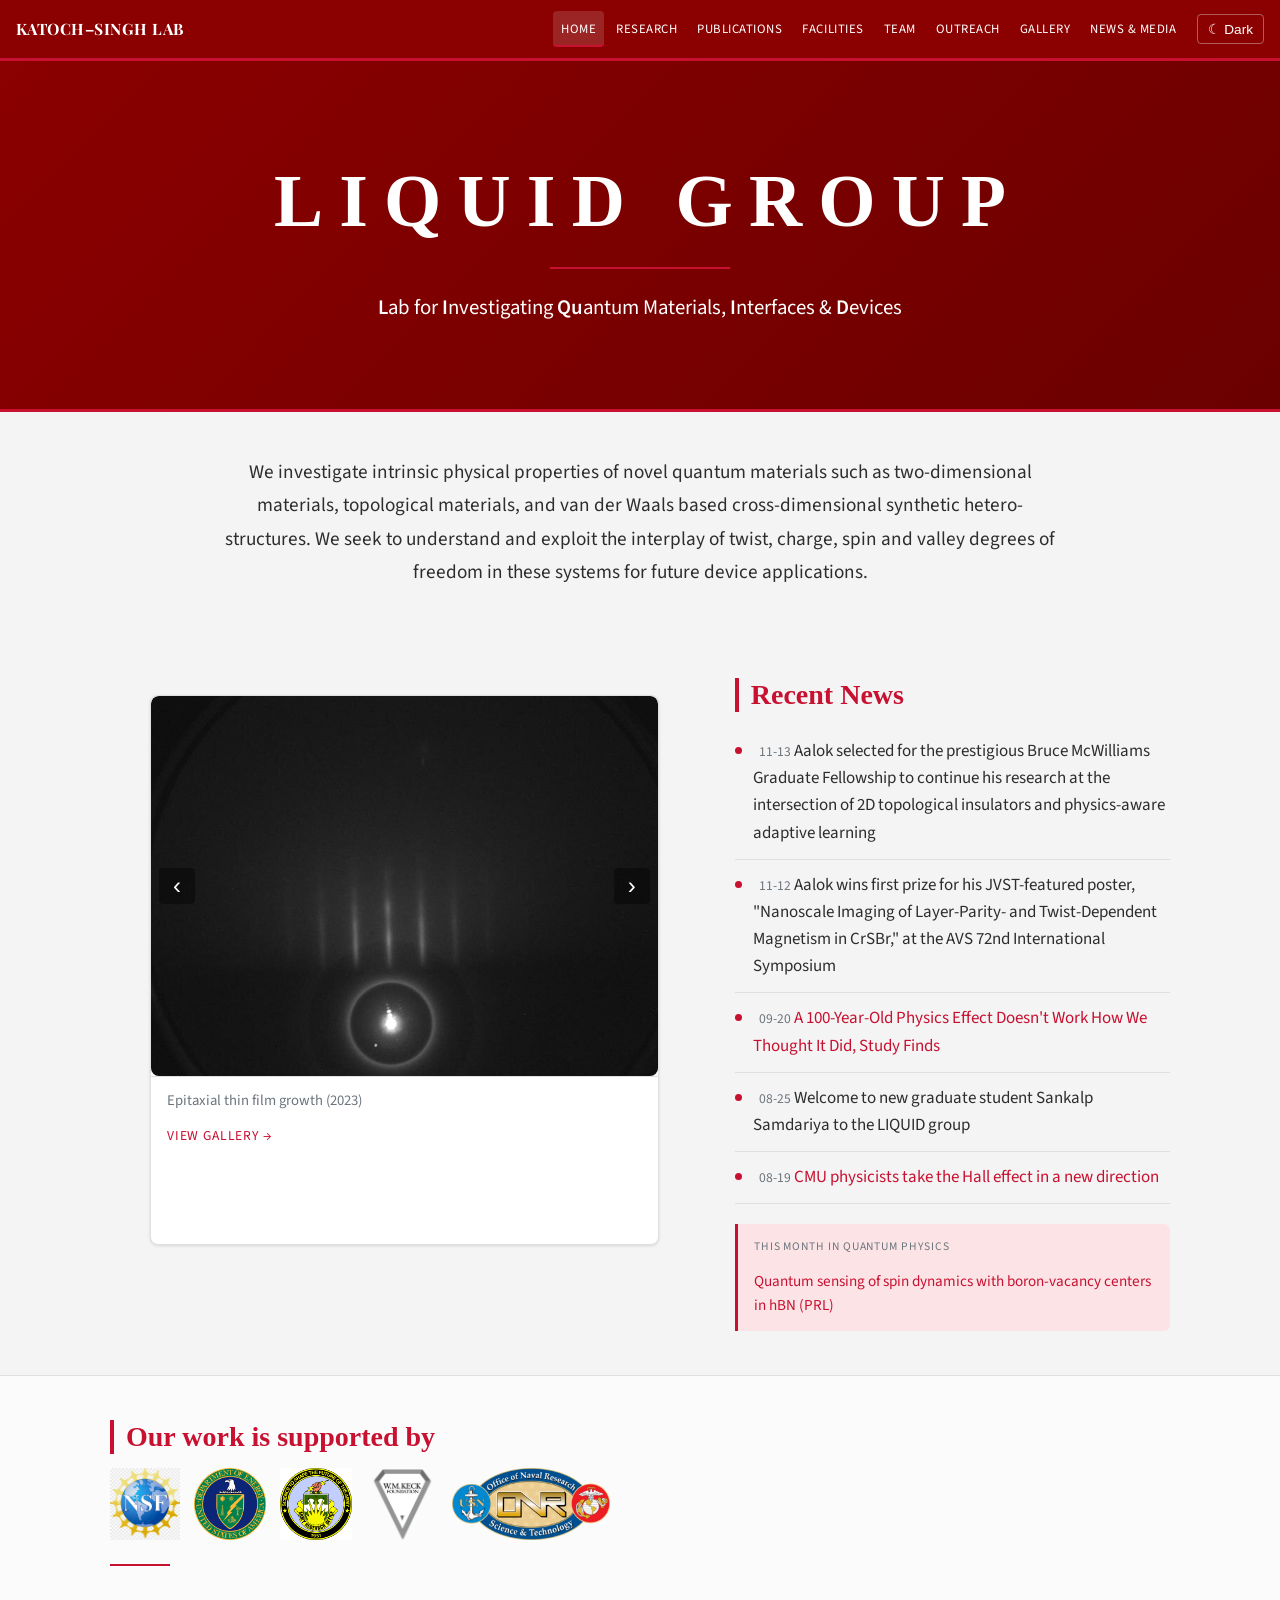
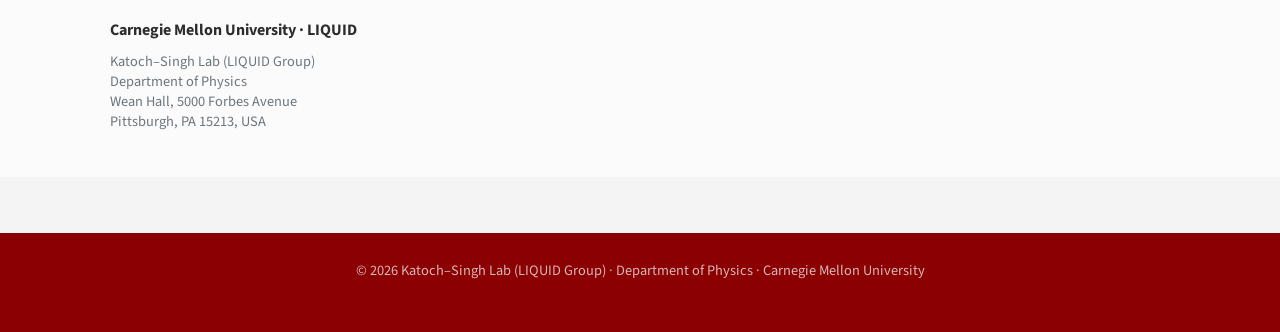
<file: index.html>
<!doctype html>
<html lang="en">
<head>
<meta charset="utf-8">
<meta http-equiv="refresh" content="0; url=home/home.html">
<title>LIQUID Group</title>
<link rel="canonical" href="home/home.html">
</head>
<body>
<p><a href="home/home.html">LIQUID Group — continue to the site</a></p>
<script>location.replace("home/home.html");</script>
</body>
</html>
</file>
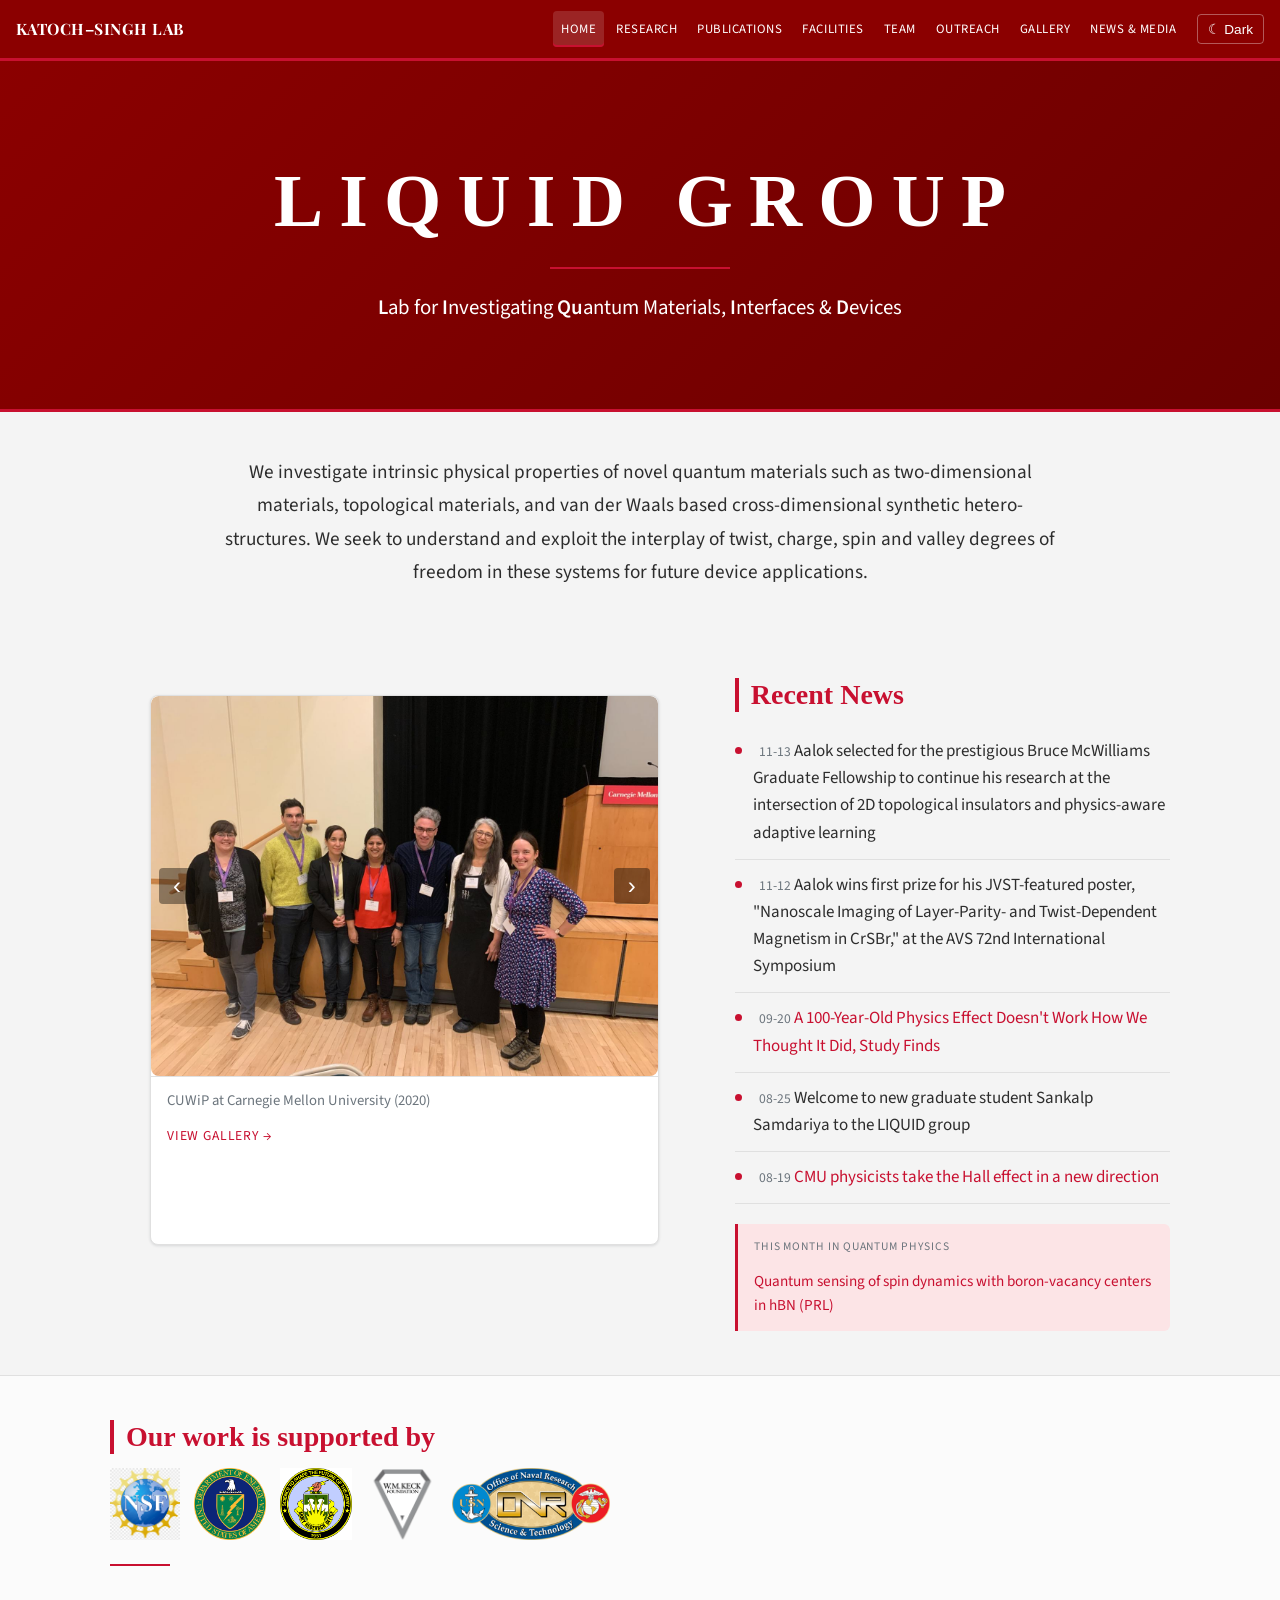
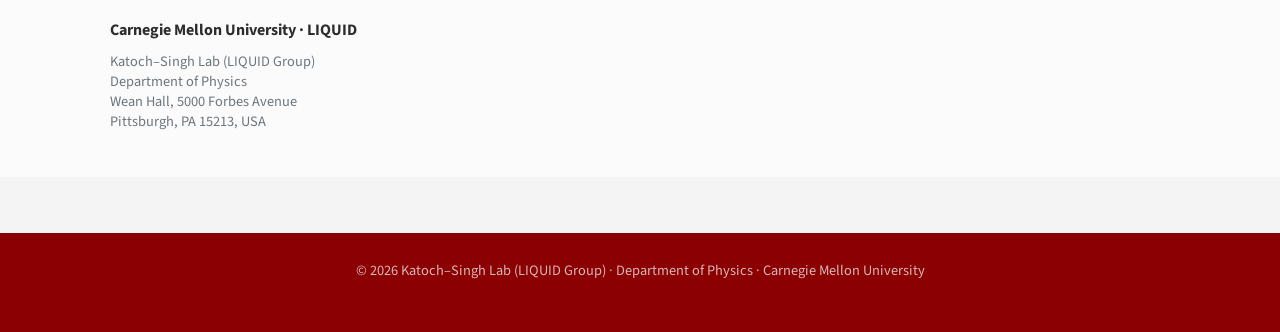
<file: home/home.html>
<!doctype html>
<html lang="en">
<head>
<meta charset="utf-8">
<meta name="viewport" content="width=device-width, initial-scale=1, viewport-fit=cover">
<title>LIQUID Group</title>
<meta name="description" content="The Katoch–Singh Lab (LIQUID Group) at Carnegie Mellon University investigates quantum materials, interfaces and devices.">
<link rel="preconnect" href="https://fonts.googleapis.com">
<link rel="preconnect" href="https://fonts.gstatic.com" crossorigin>
<link rel="stylesheet" href="https://fonts.googleapis.com/css2?family=Playfair+Display:ital,wght@0,600;0,700;1,500&family=Source+Sans+3:ital,wght@0,400;0,600;0,700;1,400&display=swap">
<link rel="stylesheet" href="../assets/style.css?t=20261118a">
</head>
<body>
<nav class="nav" aria-label="Main">
  <div class="nav-inner">
    <a class="brand" href="../home/home.html">KATOCH–SINGH LAB</a>
    <button class="nav-btn" id="menuBtn" aria-expanded="false" aria-controls="navLinks">Menu</button>
    <div class="nav-links" id="navLinks">
        <a href="../home/home.html" aria-current="page">Home</a>
        <a href="../research/research.html">Research</a>
        <a href="../publications/publications.html">Publications</a>
        <a href="../facilities/facilities.html">Facilities</a>
        <a href="../team/team.html">Team</a>
        <a href="../outreach/outreach.html">Outreach</a>
        <a href="../gallery/displays.html">Gallery</a>
        <a href="../news_media/news_media.html">News & Media</a>
    </div>
    <button class="nav-btn" id="themeBtn" aria-label="Toggle color theme">Theme</button>
  </div>
</nav>

<header class="hero hero-home">
  <h1>LIQUID GROUP</h1>
  <hr class="rule">
  <p class="tagline"><b>L</b>ab for <b>I</b>nvestigating <b>Qu</b>antum Materials, <b>I</b>nterfaces &amp; <b>D</b>evices</p>
</header>

<section class="band">
  <div class="wrap">
    <p>We investigate intrinsic physical properties of novel quantum materials such as two-dimensional materials, topological materials, and van der Waals based cross-dimensional synthetic hetero-structures. We seek to understand and exploit the interplay of twist, charge, spin and valley degrees of freedom in these systems for future device applications.</p>
  </div>
</section>

<section class="wrap home-grid">
  <figure class="snapshot">
    <div style="position: relative;">
      <img id="snapshot-img" src="../gallery/gallery/2024_bessy_group.jpg" alt="Research in progress" class="snapshot-image" loading="lazy">
      <button id="snapshot-prev" style="position: absolute; left: 8px; top: 50%; transform: translateY(-50%); background: rgba(0,0,0,0.4); border: none; color: white; font-size: 1.5rem; width: 36px; height: 36px; border-radius: 4px; cursor: pointer; display: flex; align-items: center; justify-content: center;" title="Previous image">‹</button>
      <button id="snapshot-next" style="position: absolute; right: 8px; top: 50%; transform: translateY(-50%); background: rgba(0,0,0,0.4); border: none; color: white; font-size: 1.5rem; width: 36px; height: 36px; border-radius: 4px; cursor: pointer; display: flex; align-items: center; justify-content: center;" title="Next image">›</button>
    </div>
    <figcaption id="snapshot-cap">A moment from the lab — refreshed on every visit.</figcaption>
    <div class="gal-link"><a href="../gallery/displays.html">View gallery →</a></div>
  </figure>
  <div>
    <h2 style="margin-top:0">Recent News</h2>
    <ul class="news-list" id="home-news"></ul>
    <div class="spotlight">
      <span class="label">This month in quantum physics</span>
      <p id="spotlight-body" style="margin: 12px 0 0; font-size: 0.95rem;"><a id="spotlight-link" href="#" style="color: var(--accent); text-decoration: none;">—</a></p>
    </div>
  </div>
</section>

<section class="funding">
  <div class="wrap">
    <h2>Our work is supported by</h2>
    <div class="logo-row" id="funding-row"></div>
    <div class="funding-separator"></div>
    <div class="cmu-info">
      <p style="margin: 0;"><strong>Carnegie Mellon University · LIQUID</strong></p>
      <address style="margin: 8px 0 0; font-style: normal; font-size: 0.9rem; line-height: 1.4;">
        Katoch–Singh Lab (LIQUID Group)<br>
        Department of Physics<br>
        Wean Hall, 5000 Forbes Avenue<br>
        Pittsburgh, PA 15213, USA
      </address>
    </div>
  </div>
</section>

<footer>
  <div>© 2026 Katoch–Singh Lab (LIQUID Group) · Department of Physics · Carnegie Mellon University</div>
  <div style="font-size: 0.8rem; color: var(--navy); margin-top: 4px;">Created by <a href="https://aaloktrii.github.io/" style="color: var(--navy); text-decoration: none;">Aalok Tiwari</a></div>
</footer>
<script src="../assets/site.js?t=20261118a"></script>
</body>
</html>
</file>
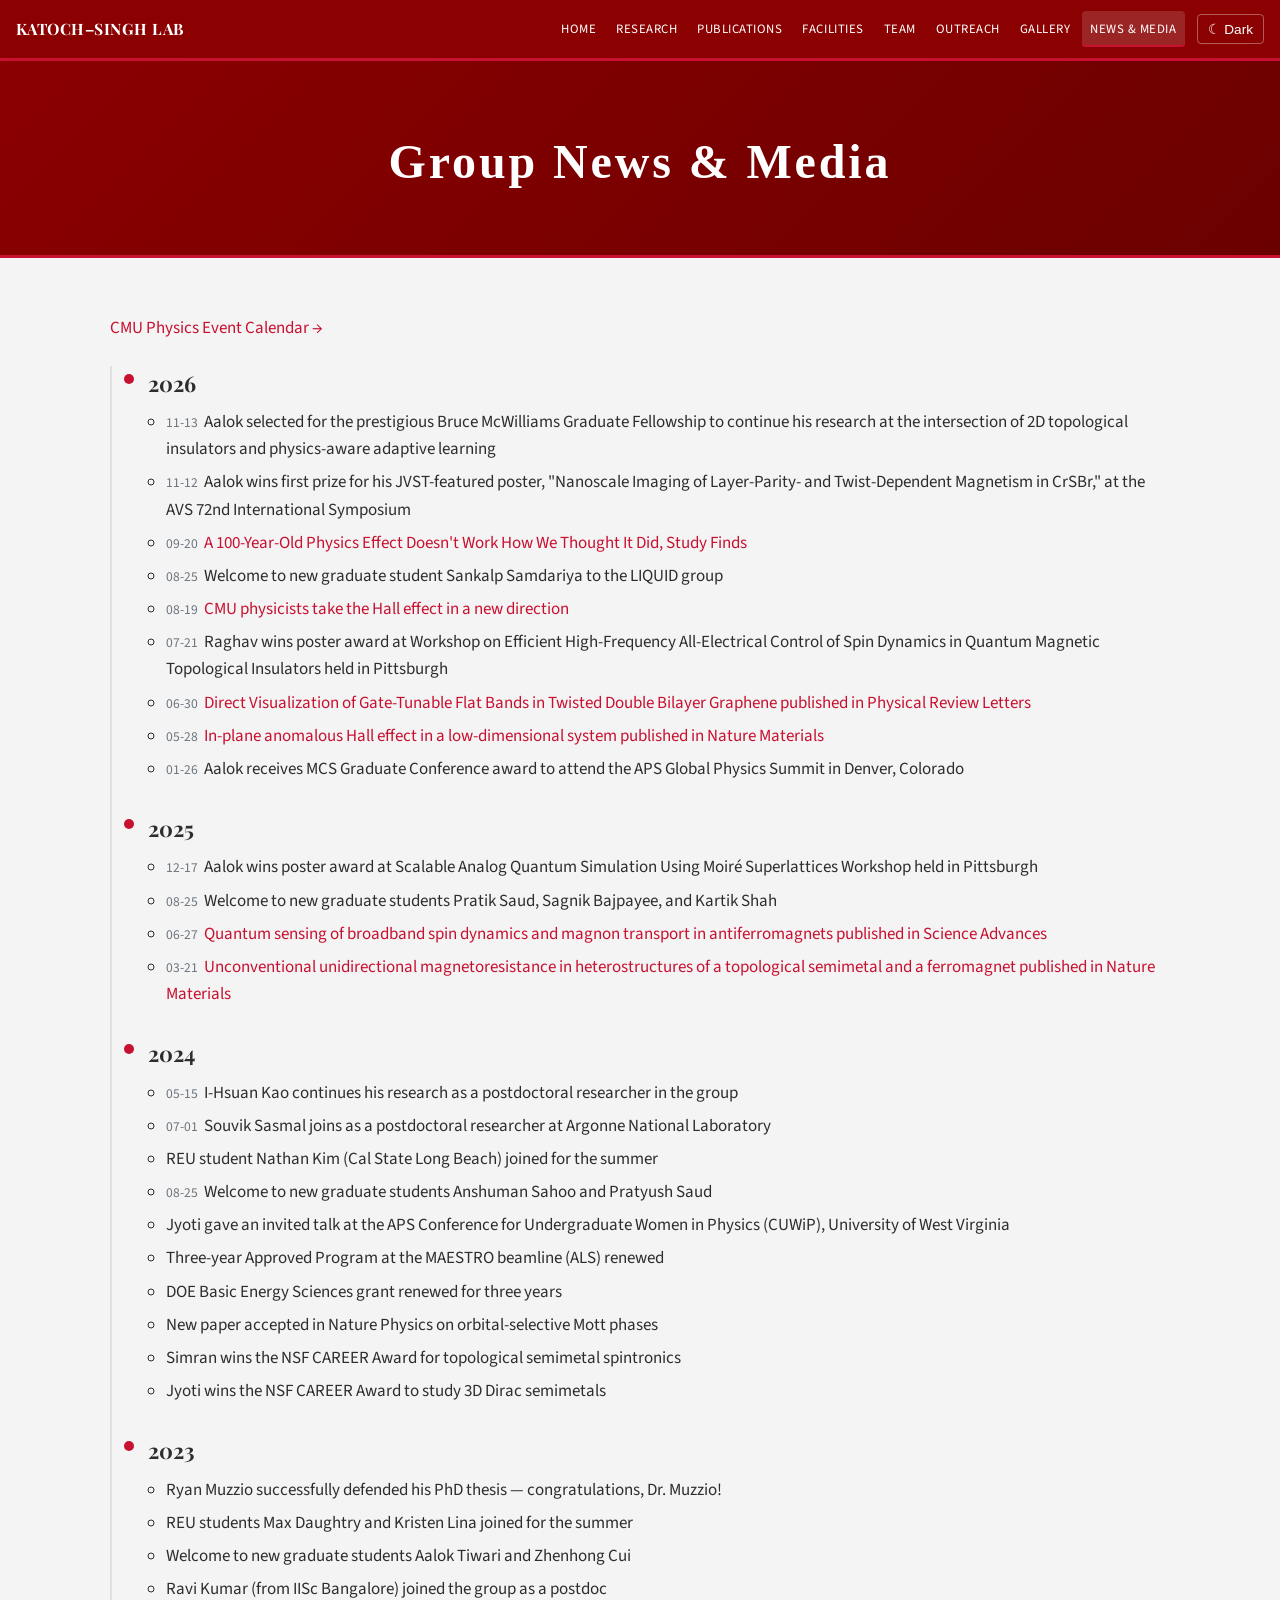
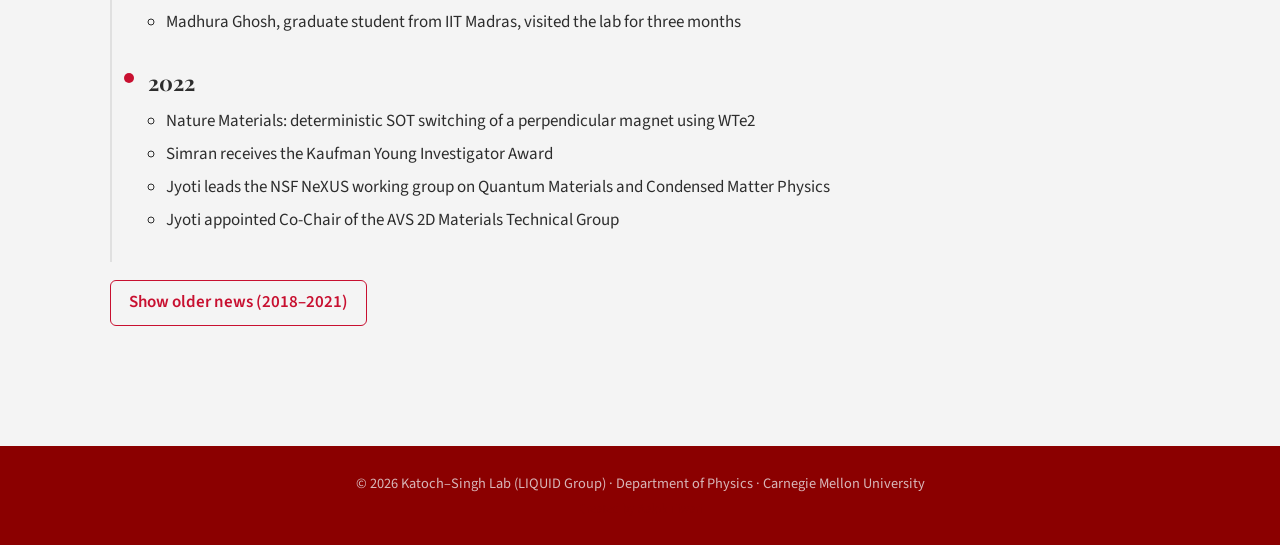
<file: news_media/news_media.html>
<!doctype html>
<html lang="en">
<head>
<meta charset="utf-8">
<meta name="viewport" content="width=device-width, initial-scale=1, viewport-fit=cover">
<title>News & Media — LIQUID Group</title>
<meta name="description" content="Group news, awards, papers and media coverage of the LIQUID Group at Carnegie Mellon University.">
<link rel="preconnect" href="https://fonts.googleapis.com">
<link rel="preconnect" href="https://fonts.gstatic.com" crossorigin>
<link rel="stylesheet" href="https://fonts.googleapis.com/css2?family=Playfair+Display:ital,wght@0,600;0,700;1,500&family=Source+Sans+3:ital,wght@0,400;0,600;0,700;1,400&display=swap">
<link rel="stylesheet" href="../assets/style.css?t=20261118a">
</head>
<body>
<nav class="nav" aria-label="Main">
  <div class="nav-inner">
    <a class="brand" href="../home/home.html">KATOCH–SINGH LAB</a>
    <button class="nav-btn" id="menuBtn" aria-expanded="false" aria-controls="navLinks">Menu</button>
    <div class="nav-links" id="navLinks">
        <a href="../home/home.html">Home</a>
        <a href="../research/research.html">Research</a>
        <a href="../publications/publications.html">Publications</a>
        <a href="../facilities/facilities.html">Facilities</a>
        <a href="../team/team.html">Team</a>
        <a href="../outreach/outreach.html">Outreach</a>
        <a href="../gallery/displays.html">Gallery</a>
        <a href="../news_media/news_media.html" aria-current="page">News & Media</a>
    </div>
    <button class="nav-btn" id="themeBtn" aria-label="Toggle color theme">Theme</button>
  </div>
</nav>
<header class="hero">
  <div class="wrap">
    <h1 class="page-title">Group News &amp; Media</h1>
  </div>
</header>
<main class="wrap page">
  <p style="margin-bottom: 24px;"><a href="https://www.cmu.edu/physics/news-events/events/index.html" style="color: var(--accent); text-decoration: none;">CMU Physics Event Calendar →</a></p>
  <div id="newsmedia-root"></div>
</main>

<footer>
  <div>© 2026 Katoch–Singh Lab (LIQUID Group) · Department of Physics · Carnegie Mellon University</div>
  <div style="font-size: 0.8rem; color: var(--navy); margin-top: 4px;">Created by <a href="https://aaloktrii.github.io/" style="color: var(--navy); text-decoration: none;">Aalok Tiwari</a></div>
</footer>
<script src="../assets/site.js?t=20261118a"></script>
</body>
</html>
</file>
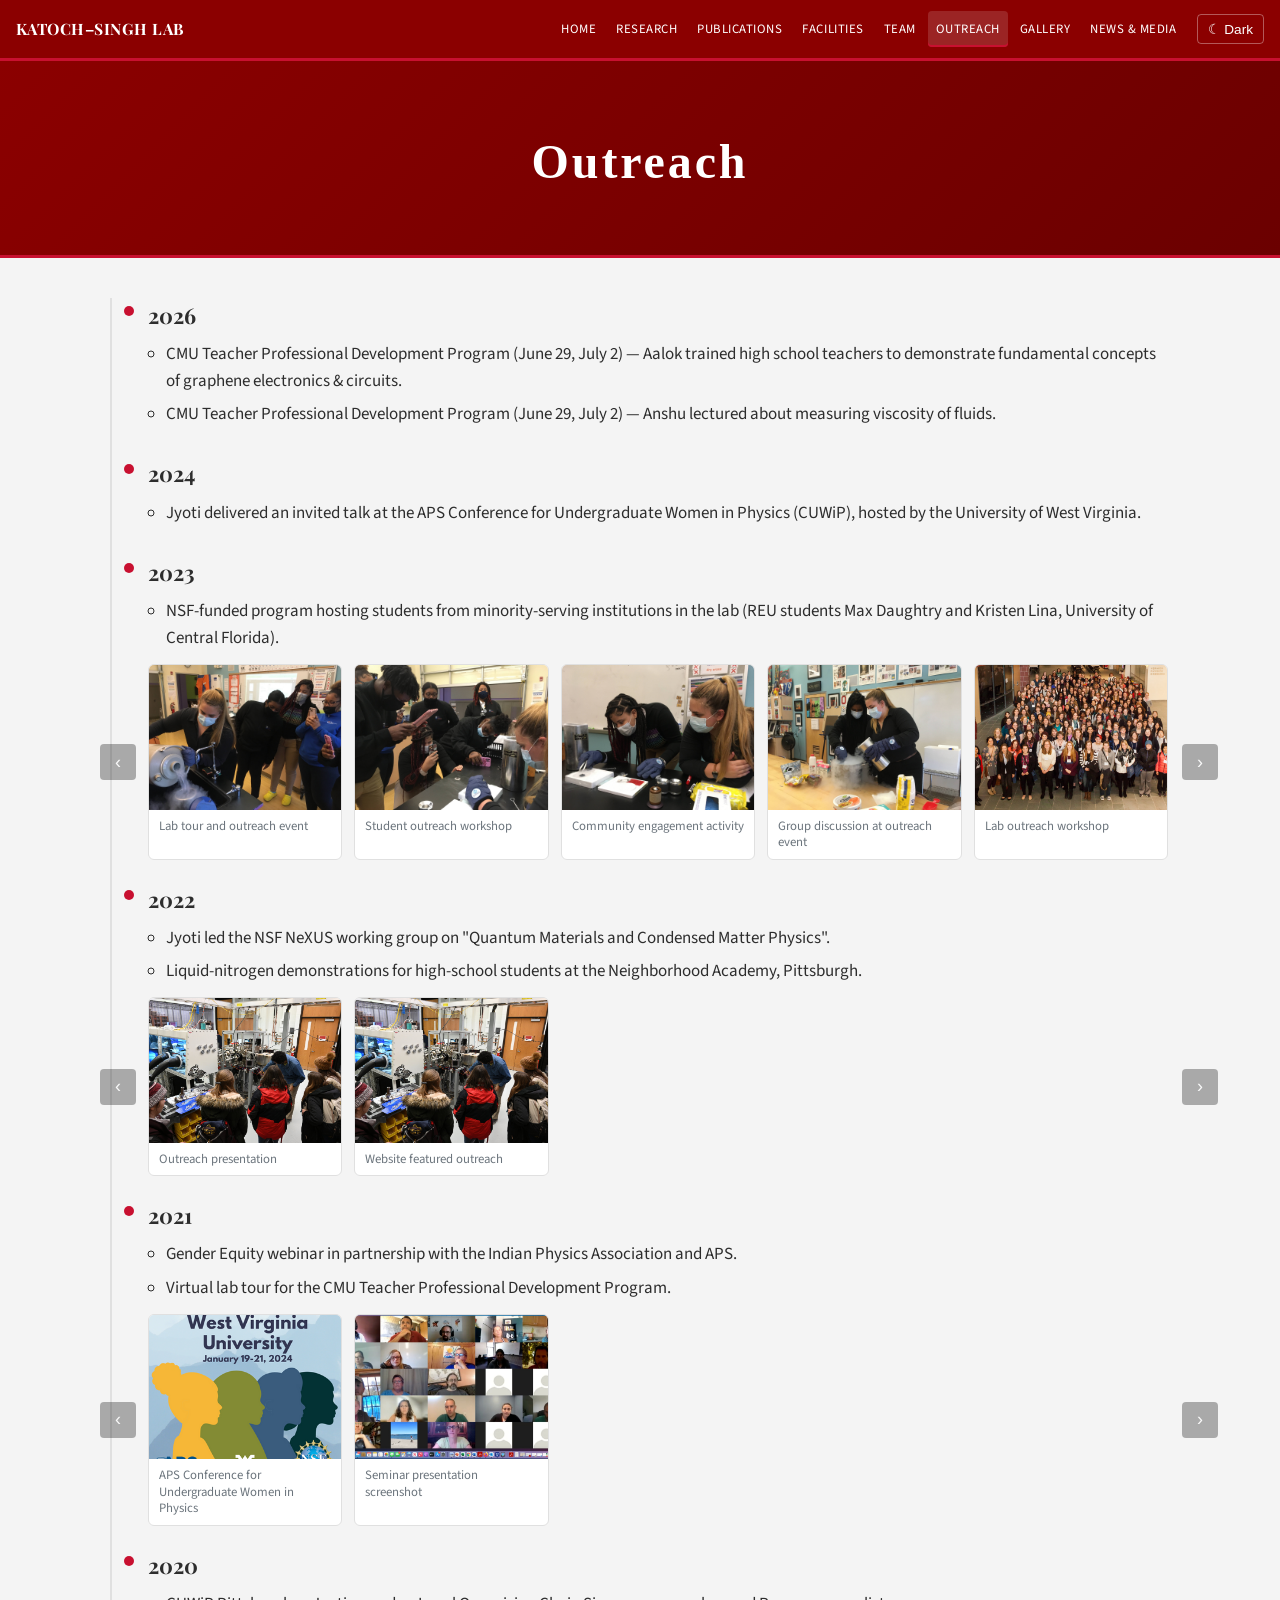
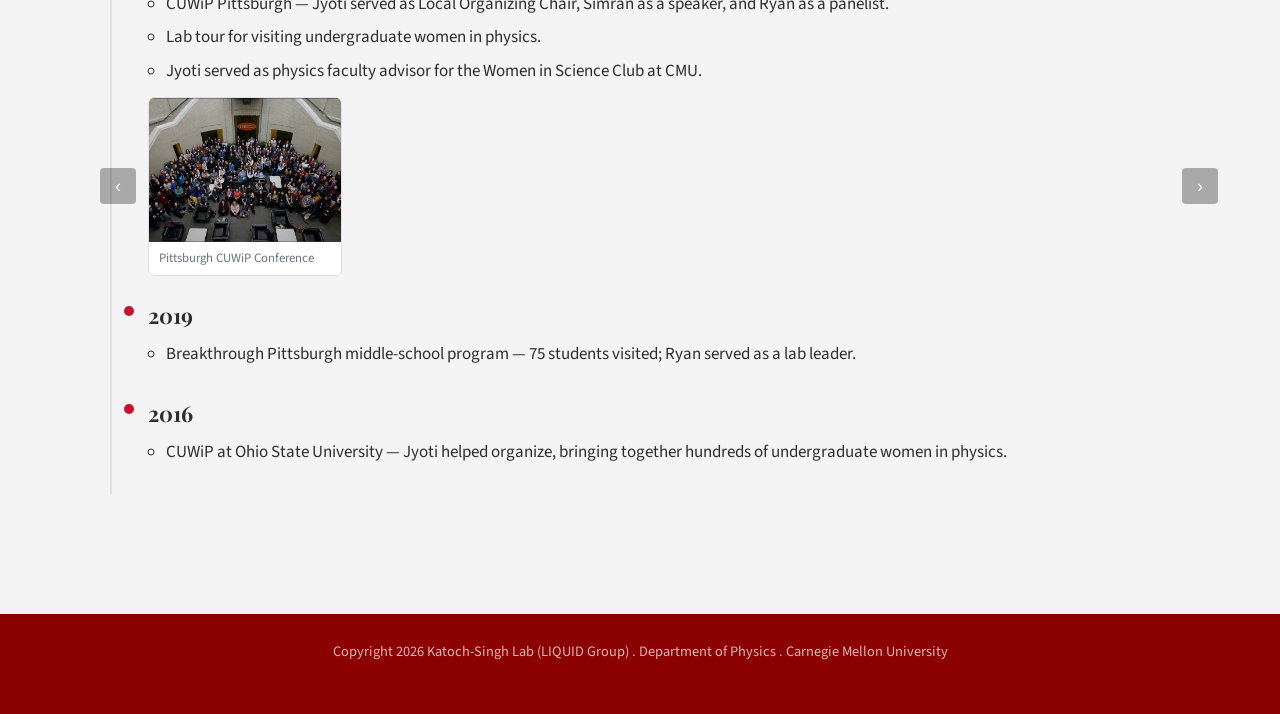
<file: outreach/outreach.html>
<!doctype html>
<html lang="en">
<head>
<meta charset="utf-8">
<meta name="viewport" content="width=device-width, initial-scale=1, viewport-fit=cover">
<title>Outreach — LIQUID Group</title>
<meta name="description" content="Outreach and community activities of the LIQUID Group at Carnegie Mellon University.">
<link rel="preconnect" href="https://fonts.googleapis.com">
<link rel="preconnect" href="https://fonts.gstatic.com" crossorigin>
<link rel="stylesheet" href="https://fonts.googleapis.com/css2?family=Playfair+Display:ital,wght@0,600;0,700;1,500&family=Source+Sans+3:ital,wght@0,400;0,600;0,700;1,400&display=swap">
<link rel="stylesheet" href="../assets/style.css?t=20261118a">
</head>
<body>
<nav class="nav" aria-label="Main">
  <div class="nav-inner">
    <a class="brand" href="../home/home.html">KATOCH–SINGH LAB</a>
    <button class="nav-btn" id="menuBtn" aria-expanded="false" aria-controls="navLinks">Menu</button>
    <div class="nav-links" id="navLinks">
        <a href="../home/home.html">Home</a>
        <a href="../research/research.html">Research</a>
        <a href="../publications/publications.html">Publications</a>
        <a href="../facilities/facilities.html">Facilities</a>
        <a href="../team/team.html">Team</a>
        <a href="../outreach/outreach.html" aria-current="page">Outreach</a>
        <a href="../gallery/displays.html">Gallery</a>
        <a href="../news_media/news_media.html">News & Media</a>
    </div>
    <button class="nav-btn" id="themeBtn" aria-label="Toggle color theme">Theme</button>
  </div>
</nav>
<header class="hero">
  <div class="wrap">
    <h1 class="page-title">Outreach</h1>
  </div>
</header>
<main class="wrap page">
  <div id="outreach-root"><p class="pub-note">Loading outreach timeline from <code>outreach/events.txt</code>...</p></div>
</main>

<footer>
  <div>Copyright 2026 Katoch-Singh Lab (LIQUID Group) . Department of Physics . Carnegie Mellon University</div>
  <div style="font-size: 0.8rem; color: var(--navy); margin-top: 4px;">Created by <a href="https://aaloktrii.github.io/" style="color: var(--navy); text-decoration: none;">Aalok Tiwari</a></div>
</footer>
<script src="../assets/site.js?t=20261118a"></script>
</body>
</html>
</file>
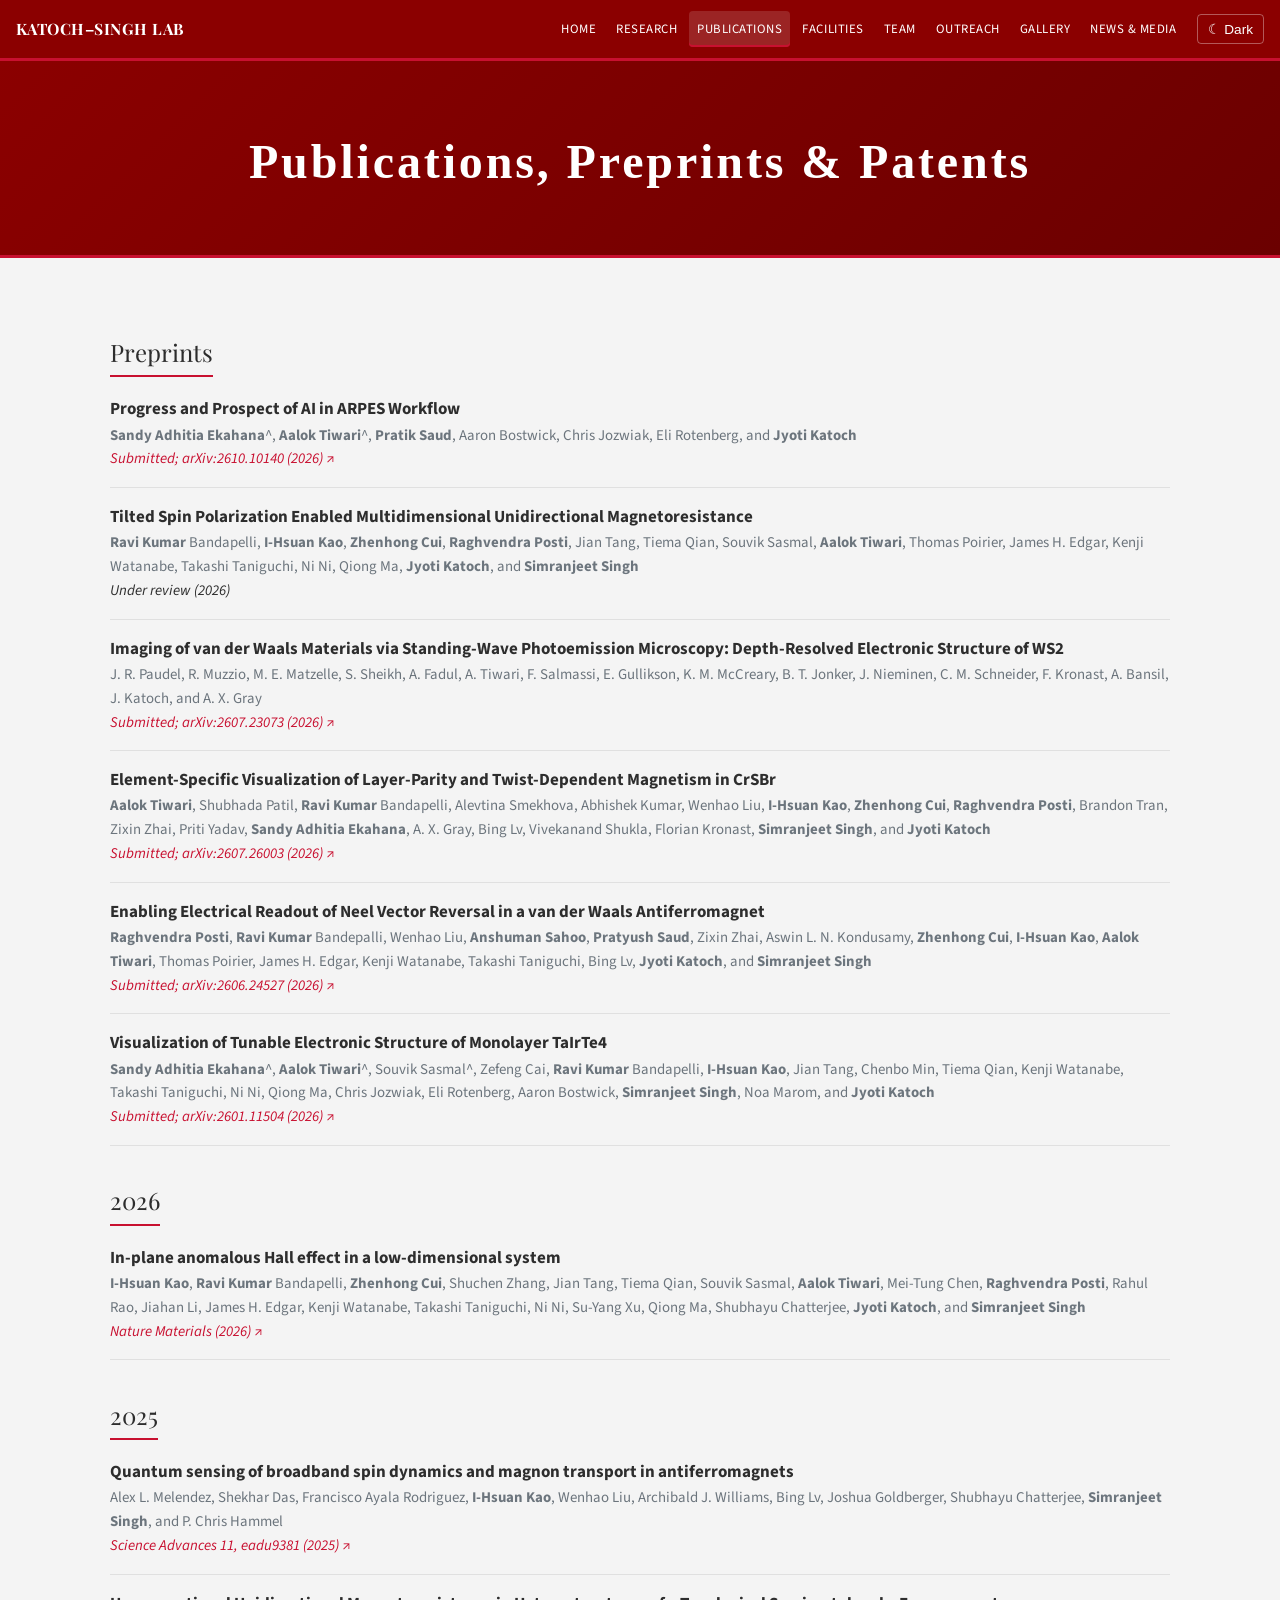
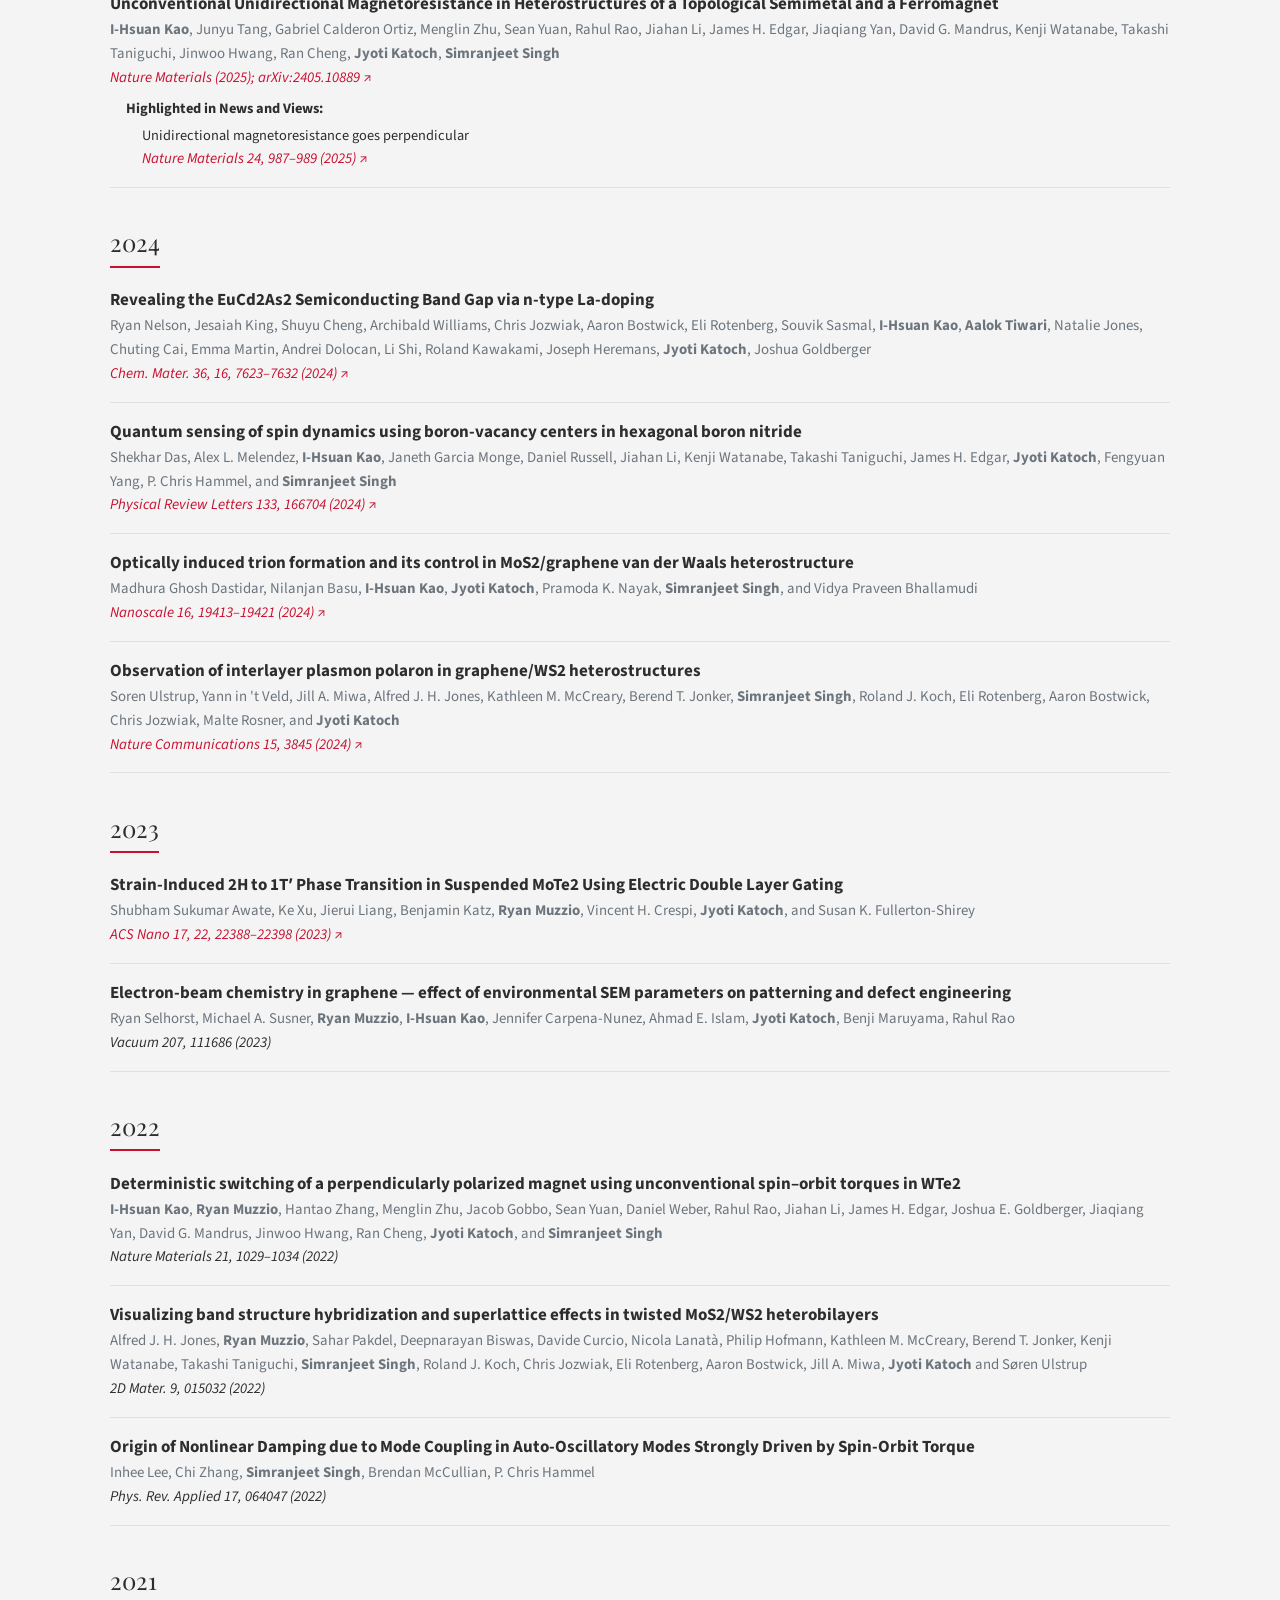
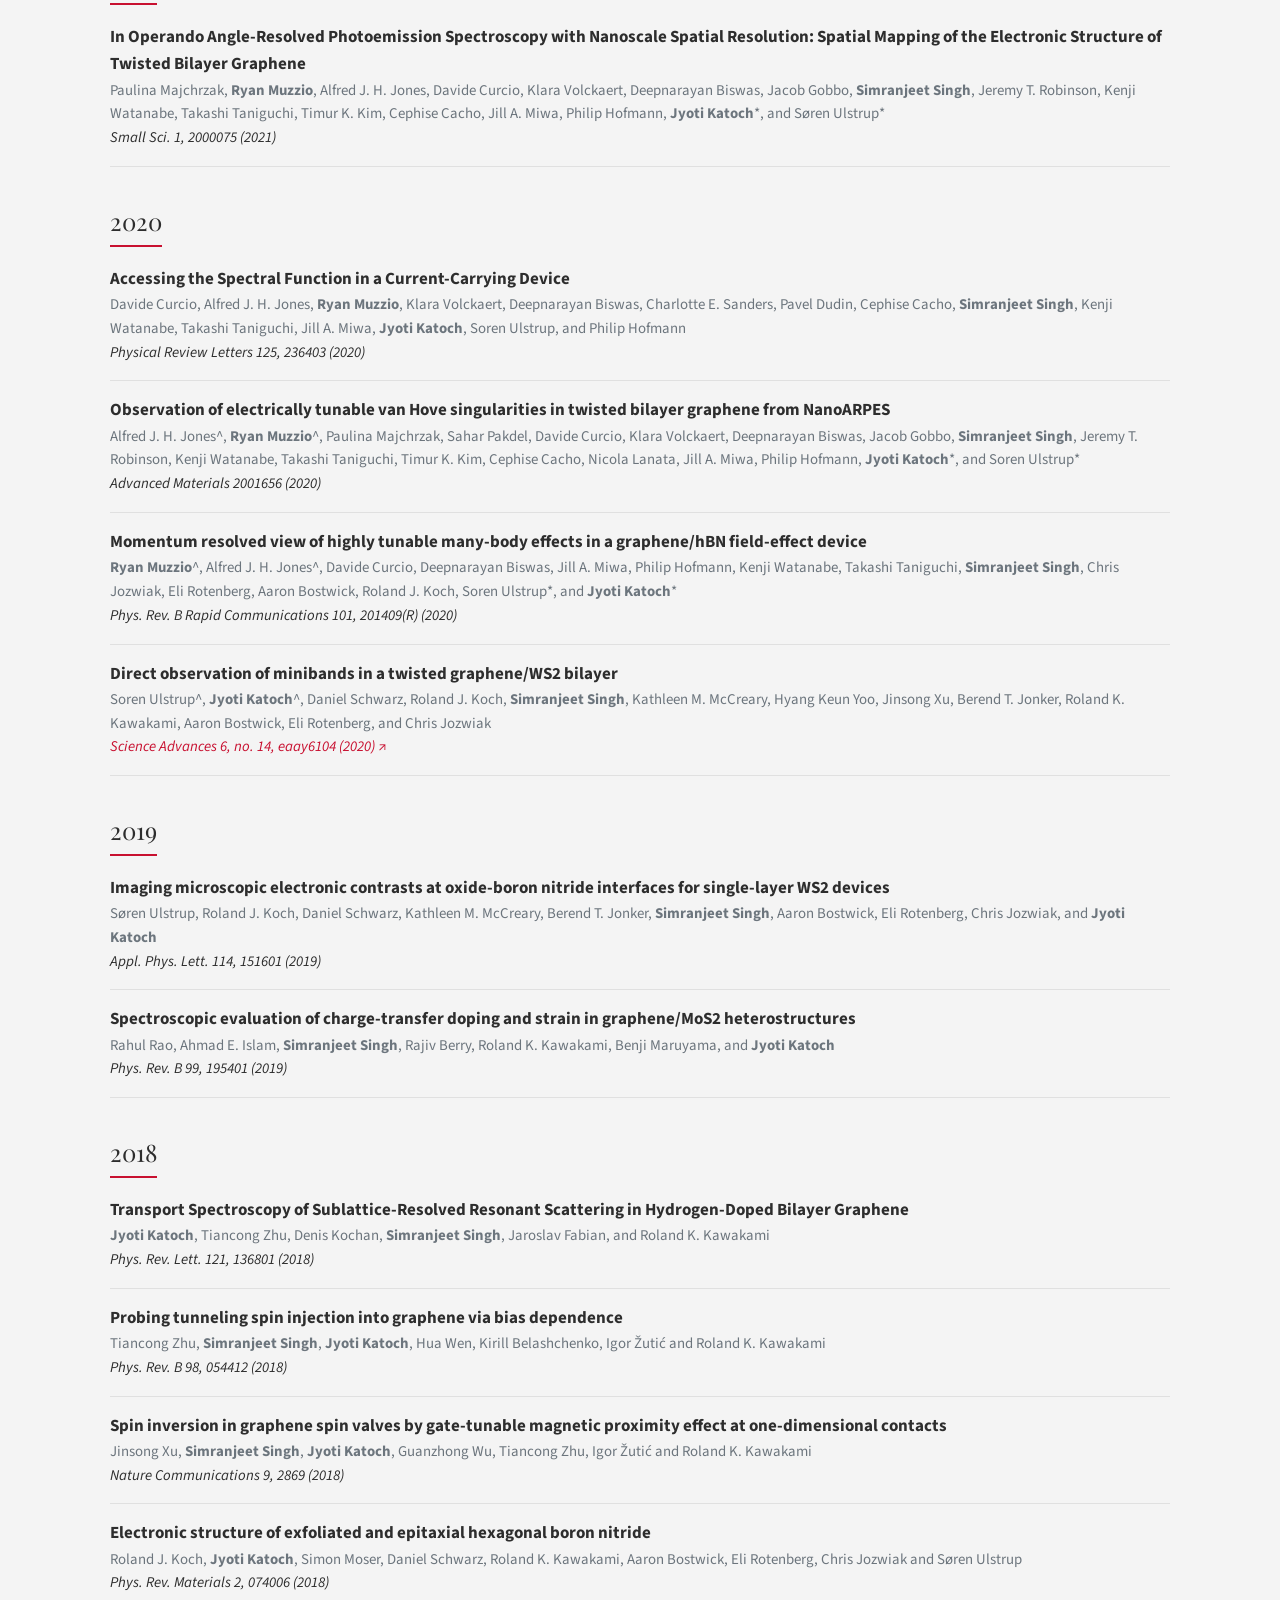
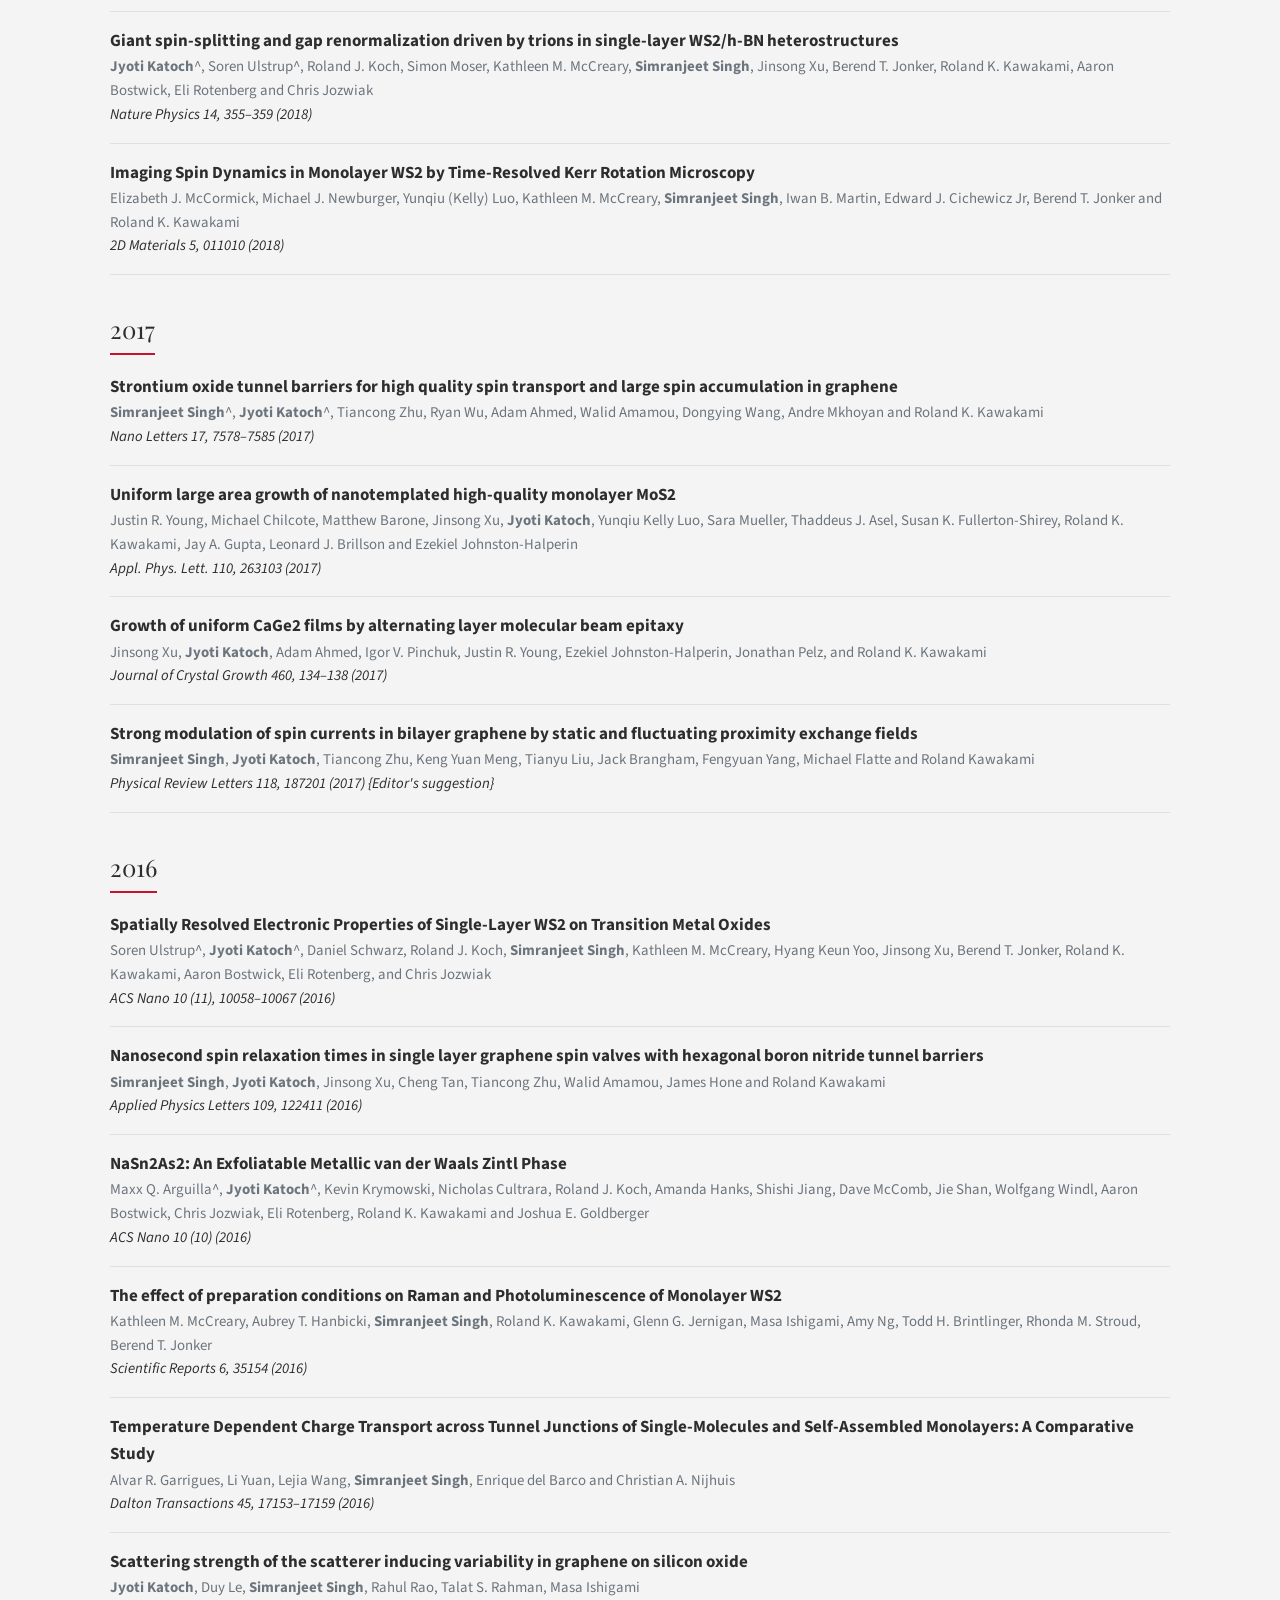
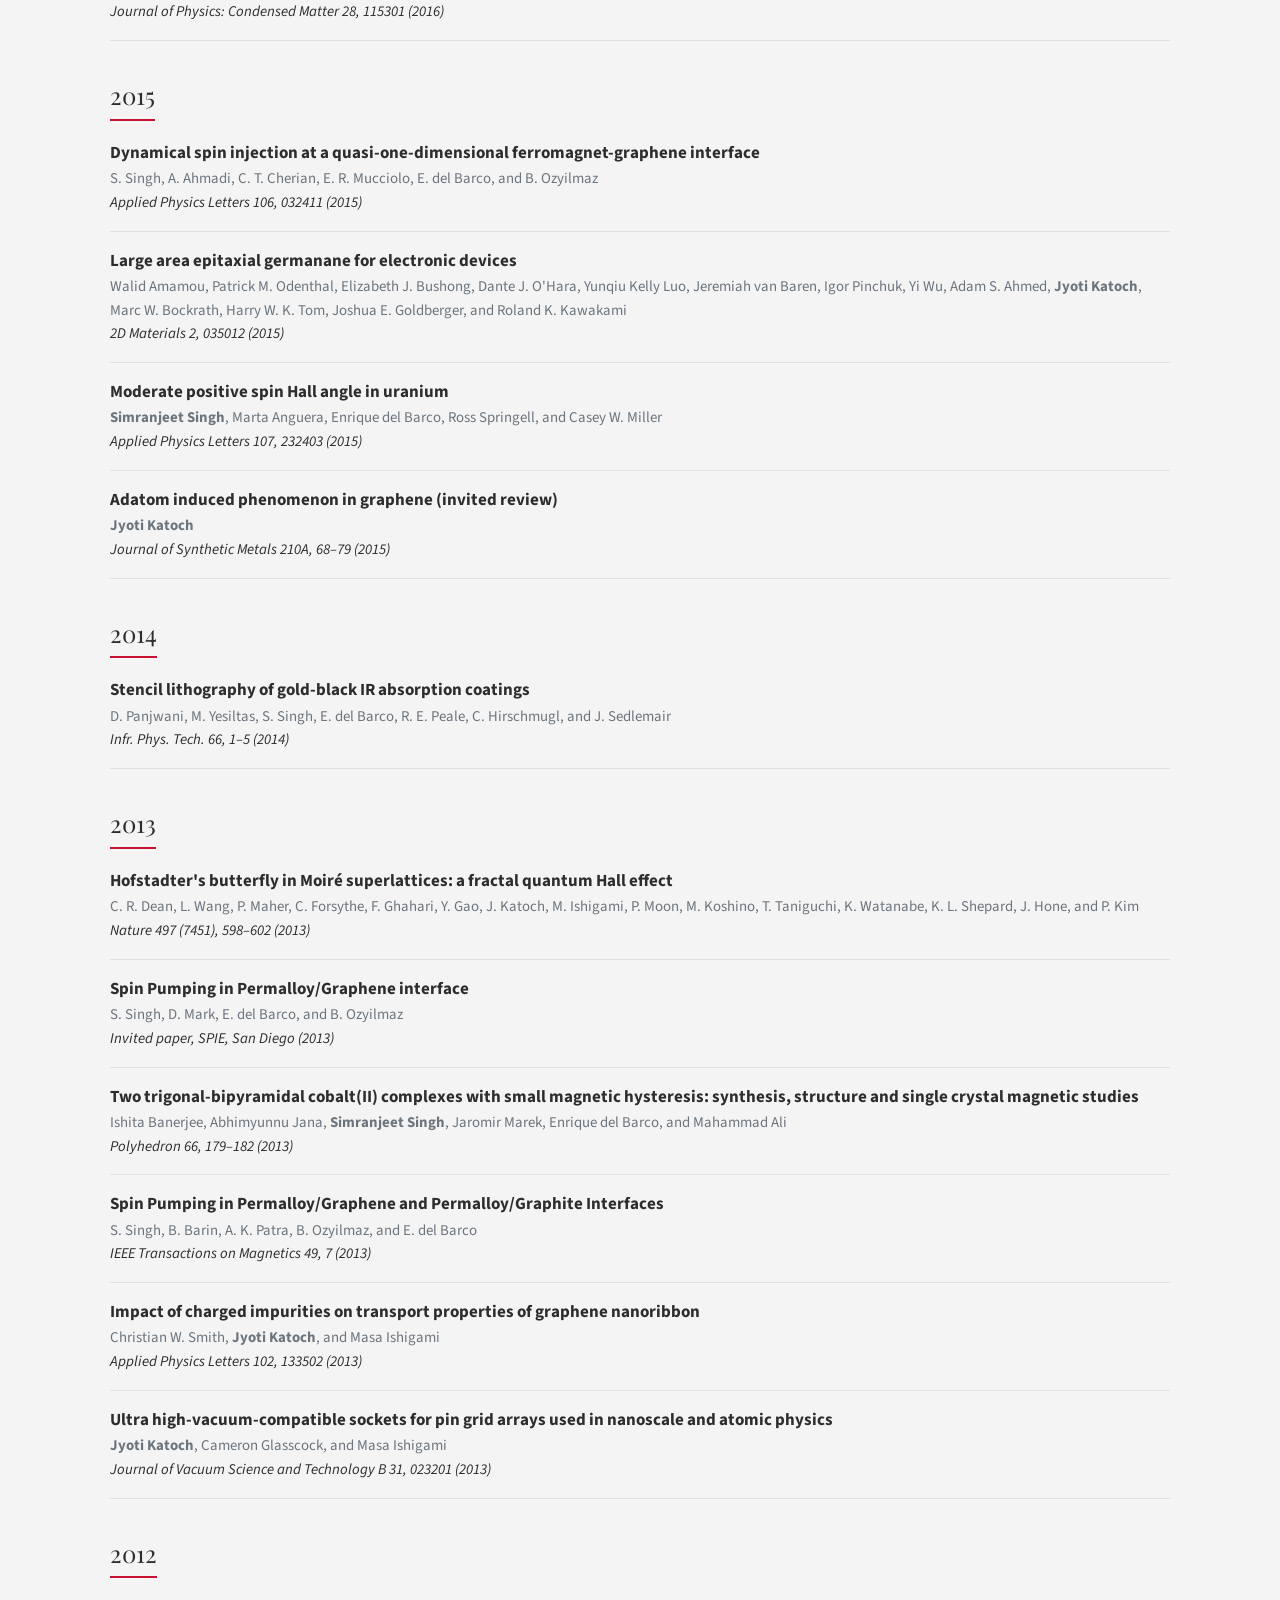
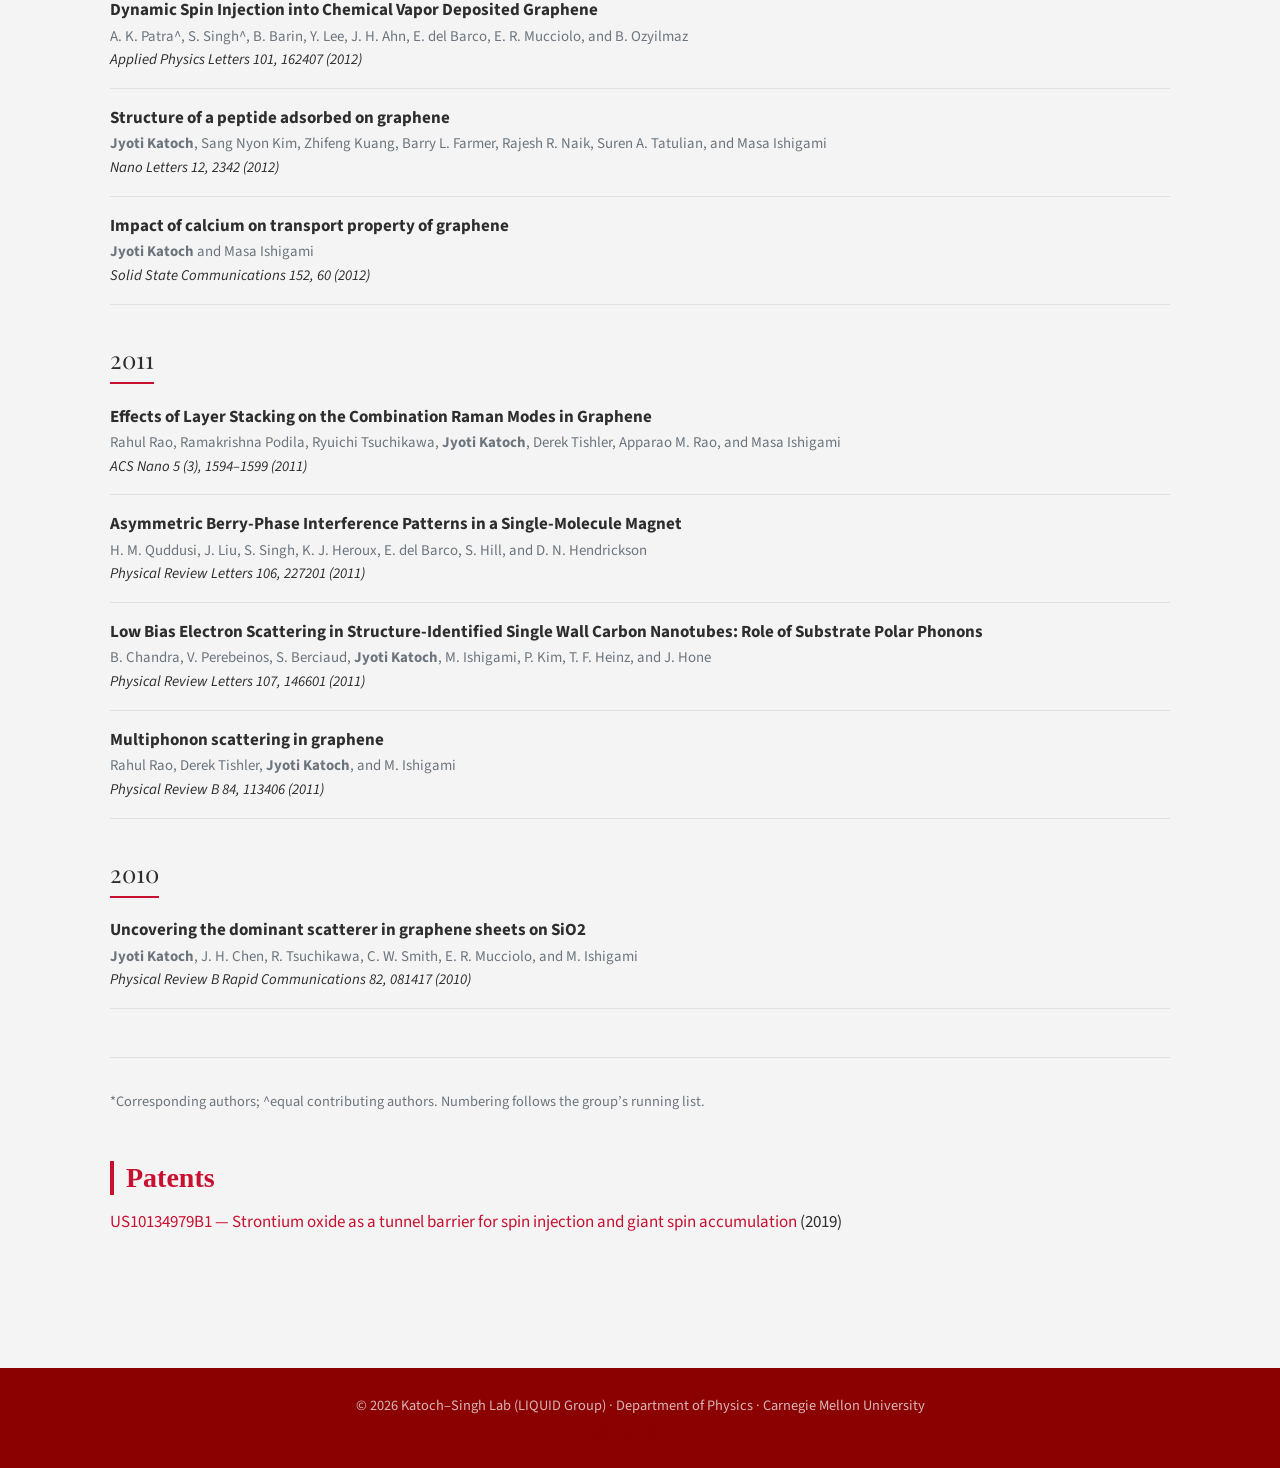
<file: publications/publications.html>
<!doctype html>
<html lang="en">
<head>
<meta charset="utf-8">
<meta name="viewport" content="width=device-width, initial-scale=1, viewport-fit=cover">
<title>Publications — LIQUID Group</title>
<meta name="description" content="Publications and preprints of the Katoch–Singh Lab (LIQUID Group), Carnegie Mellon University.">
<link rel="preconnect" href="https://fonts.googleapis.com">
<link rel="preconnect" href="https://fonts.gstatic.com" crossorigin>
<link rel="stylesheet" href="https://fonts.googleapis.com/css2?family=Playfair+Display:ital,wght@0,600;0,700;1,500&family=Source+Sans+3:ital,wght@0,400;0,600;0,700;1,400&display=swap">
<link rel="stylesheet" href="../assets/style.css?t=20261118a">
</head>
<body>
<nav class="nav" aria-label="Main">
  <div class="nav-inner">
    <a class="brand" href="../home/home.html">KATOCH–SINGH LAB</a>
    <button class="nav-btn" id="menuBtn" aria-expanded="false" aria-controls="navLinks">Menu</button>
    <div class="nav-links" id="navLinks">
        <a href="../home/home.html">Home</a>
        <a href="../research/research.html">Research</a>
        <a href="../publications/publications.html" aria-current="page">Publications</a>
        <a href="../facilities/facilities.html">Facilities</a>
        <a href="../team/team.html">Team</a>
        <a href="../outreach/outreach.html">Outreach</a>
        <a href="../gallery/displays.html">Gallery</a>
        <a href="../news_media/news_media.html">News & Media</a>
    </div>
    <button class="nav-btn" id="themeBtn" aria-label="Toggle color theme">Theme</button>
  </div>
</nav>
<header class="hero">
  <div class="wrap">
    <h1 class="page-title">Publications, Preprints &amp; Patents</h1>
  </div>
</header>
<main class="wrap page">
  <div id="pubs-root"></div>
  <p class="pub-note" style="margin-top: 3rem; padding-top: 2rem; border-top: 1px solid var(--line); font-size: 0.9rem; color: var(--muted);">*Corresponding authors; ^equal contributing authors. Numbering follows the group’s running list.</p>

  <h2 style="margin-top: 3rem;">Patents</h2>
  <ul id="patents-list" style="list-style: none; padding: 0; margin: 0;"></ul>
</main>

<footer>
  <div>© 2026 Katoch–Singh Lab (LIQUID Group) · Department of Physics · Carnegie Mellon University</div>
  <div style="font-size: 0.8rem; color: var(--navy); margin-top: 4px;">Created by <a href="https://aaloktrii.github.io/" style="color: var(--navy); text-decoration: none;">Aalok Tiwari</a></div>
</footer>
<script src="../assets/site.js?t=20261118a"></script>
</body>
</html>
</file>
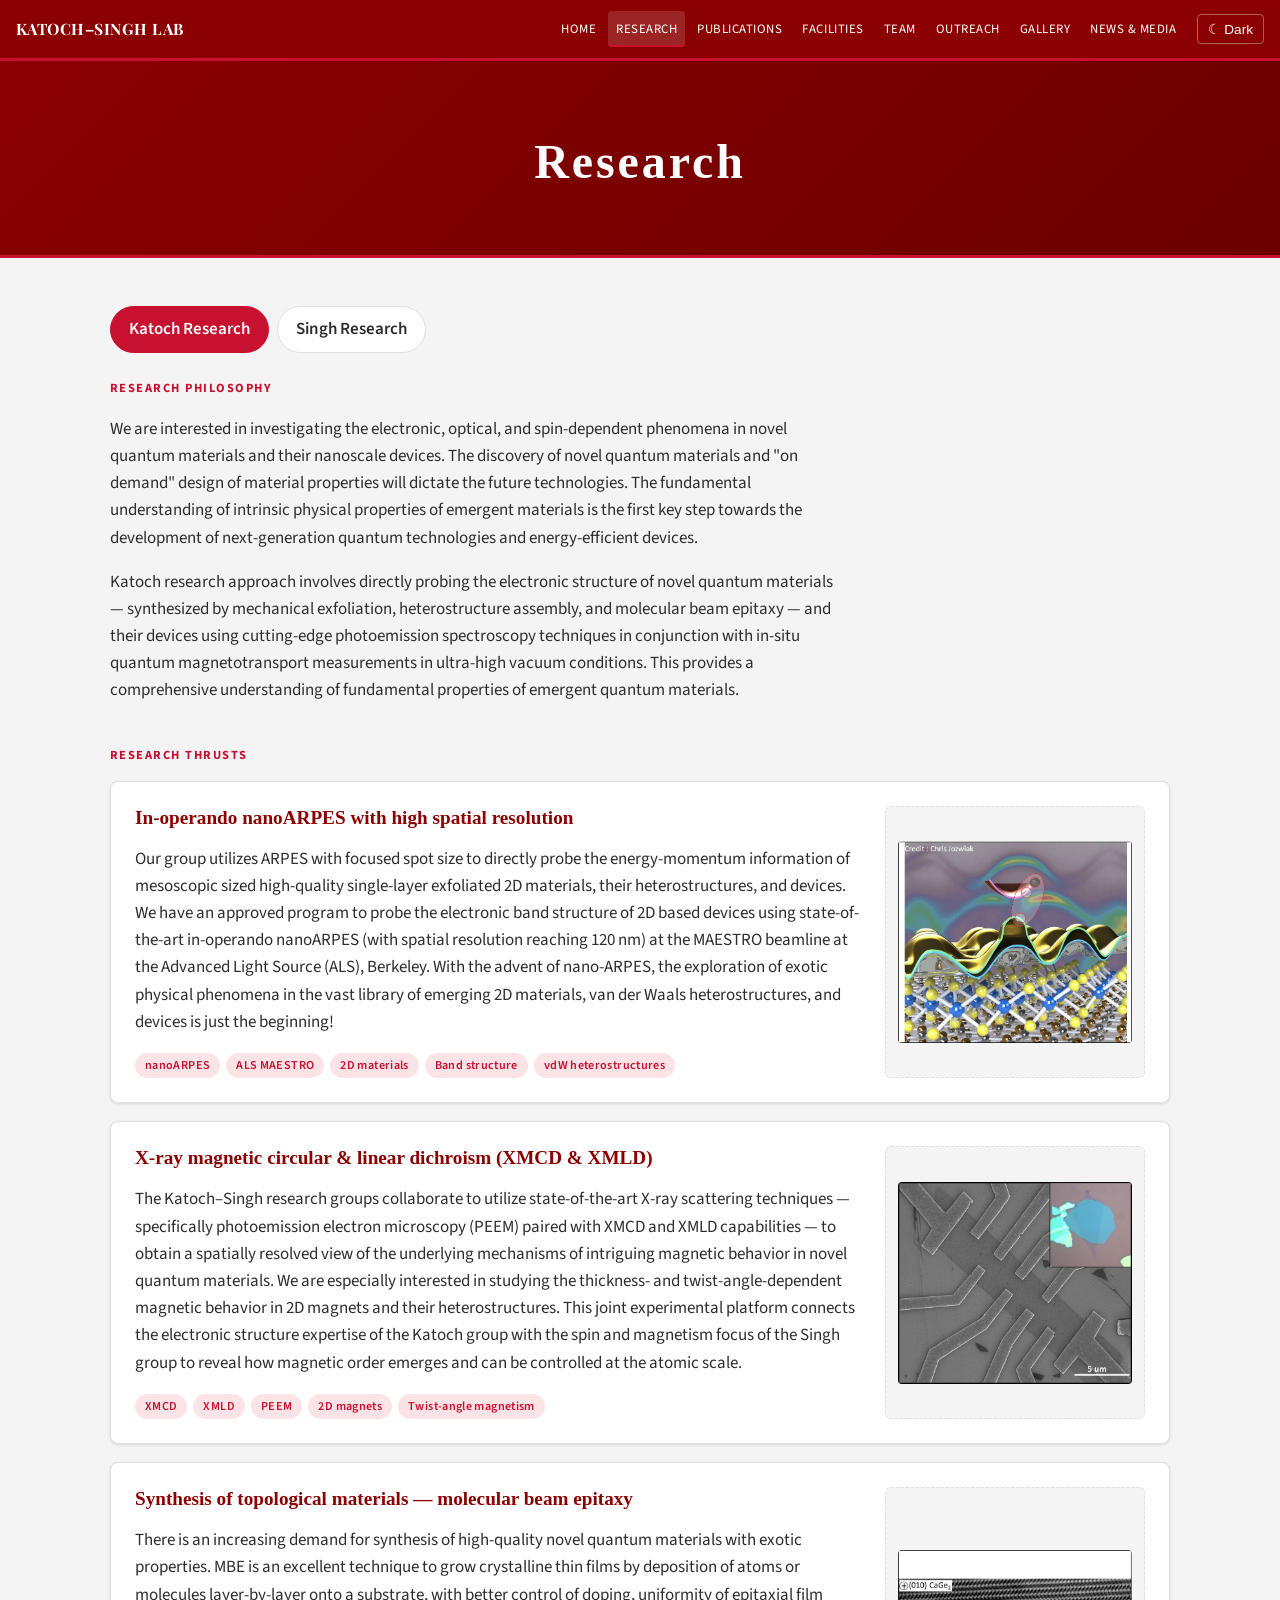
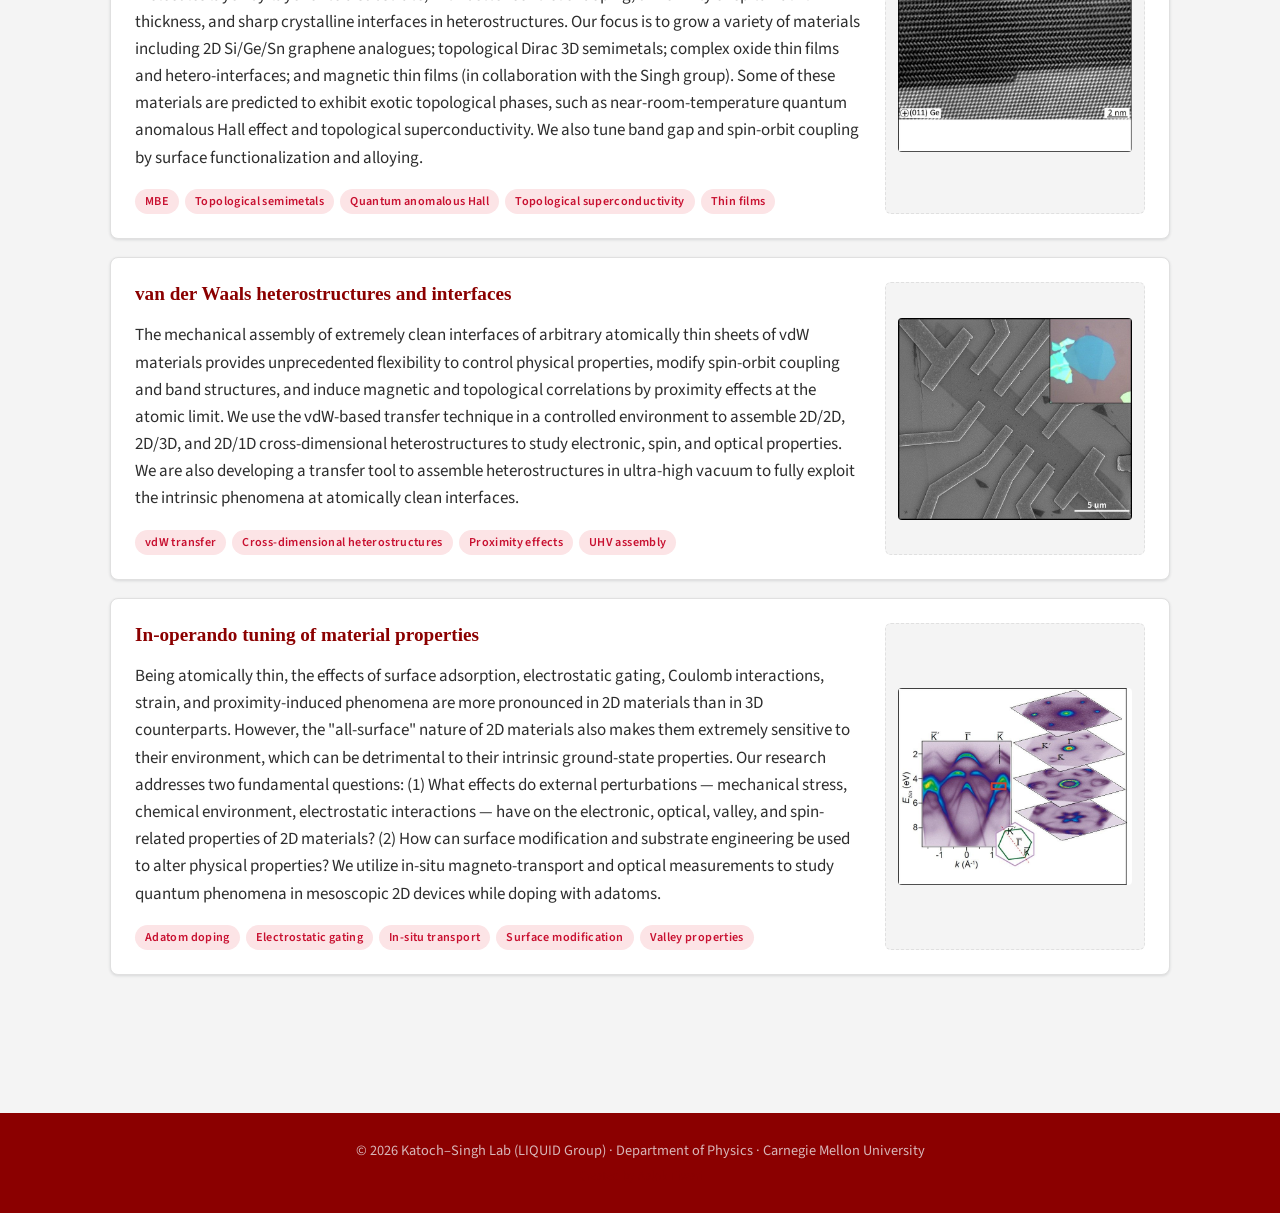
<file: research/research.html>
<!doctype html>
<html lang="en">
<head>
<meta charset="utf-8">
<meta name="viewport" content="width=device-width, initial-scale=1, viewport-fit=cover">
<title>Research — LIQUID Group</title>
<meta name="description" content="Research thrusts of the Katoch and Singh groups: nanoARPES, XMCD/XMLD-PEEM, MBE, vdW heterostructures, topological spintronics, spin dynamics, and emergent magnetism.">
<link rel="preconnect" href="https://fonts.googleapis.com">
<link rel="preconnect" href="https://fonts.gstatic.com" crossorigin>
<link rel="stylesheet" href="https://fonts.googleapis.com/css2?family=Playfair+Display:ital,wght@0,600;0,700;1,500&family=Source+Sans+3:ital,wght@0,400;0,600;0,700;1,400&display=swap">
<link rel="stylesheet" href="../assets/style.css?t=20261118a">
</head>
<body>
<nav class="nav" aria-label="Main">
  <div class="nav-inner">
    <a class="brand" href="../home/home.html">KATOCH–SINGH LAB</a>
    <button class="nav-btn" id="menuBtn" aria-expanded="false" aria-controls="navLinks">Menu</button>
    <div class="nav-links" id="navLinks">
        <a href="../home/home.html">Home</a>
        <a href="../research/research.html" aria-current="page">Research</a>
        <a href="../publications/publications.html">Publications</a>
        <a href="../facilities/facilities.html">Facilities</a>
        <a href="../team/team.html">Team</a>
        <a href="../outreach/outreach.html">Outreach</a>
        <a href="../gallery/displays.html">Gallery</a>
        <a href="../news_media/news_media.html">News & Media</a>
    </div>
    <button class="nav-btn" id="themeBtn" aria-label="Toggle color theme">Theme</button>
  </div>
</nav>
<header class="hero">
  <div class="wrap">
    <h1 class="page-title">Research</h1>
  </div>
</header>
<main class="wrap page">
  <div class="pi-tabs" role="tablist">
    <button role="tab" aria-selected="true" data-panel="panel-katoch">Katoch Research</button>
    <button role="tab" aria-selected="false" data-panel="panel-singh">Singh Research</button>
  </div>

<div class="pi-panel" id="panel-katoch">
  <h2 style="margin-top:0">Katoch Research</h2>
  <p class="eyebrow">Research Philosophy</p>
  <p class="prose">We are interested in investigating the electronic, optical, and spin-dependent phenomena in novel
  quantum materials and their nanoscale devices. The discovery of novel quantum materials and “on demand” design of
  material properties will dictate the future technologies. The fundamental understanding of intrinsic physical
  properties of emergent materials is the first key step towards the development of next-generation quantum
  technologies and energy-efficient devices.</p>
  <p class="prose">Katoch research approach involves directly probing the electronic structure of novel quantum materials —
  synthesized by mechanical exfoliation, heterostructure assembly, and molecular beam epitaxy — and their devices using
  cutting-edge photoemission spectroscopy techniques in conjunction with in-situ quantum magnetotransport measurements
  in ultra-high vacuum conditions. This provides a comprehensive understanding of fundamental properties of emergent
  quantum materials.</p>

  <p class="eyebrow">Research Thrusts</p>

  <div class="thrust"><div>
    <h3>In-operando nanoARPES with high spatial resolution</h3>
    <p>Our group utilizes ARPES with focused spot size to directly probe the energy-momentum information of mesoscopic
    sized high-quality single-layer exfoliated 2D materials, their heterostructures, and devices. We have an approved
    program to probe the electronic band structure of 2D based devices using state-of-the-art in-operando nanoARPES
    (with spatial resolution reaching 120&nbsp;nm) at the MAESTRO beamline at the Advanced Light Source (ALS), Berkeley.
    With the advent of nano-ARPES, the exploration of exotic physical phenomena in the vast library of emerging 2D
    materials, van der Waals heterostructures, and devices is just the beginning!</p>
    <div class="tags"><span>nanoARPES</span><span>ALS MAESTRO</span><span>2D materials</span><span>Band structure</span><span>vdW heterostructures</span></div>
  </div><div class="fig"><img src="../research/research_images/katoch-narpes.jpg" alt="In-operando nanoARPES of a 2D device (artwork: Chris Jozwiak)" loading="lazy"></div></div>

  <div class="thrust"><div>
    <h3>X-ray magnetic circular &amp; linear dichroism (XMCD &amp; XMLD)</h3>
    <p>The Katoch–Singh research groups collaborate to utilize state-of-the-art X-ray scattering techniques —
    specifically photoemission electron microscopy (PEEM) paired with XMCD and XMLD capabilities — to obtain a
    spatially resolved view of the underlying mechanisms of intriguing magnetic behavior in novel quantum materials.
    We are especially interested in studying the thickness- and twist-angle-dependent magnetic behavior in 2D magnets
    and their heterostructures. This joint experimental platform connects the electronic structure expertise of the
    Katoch group with the spin and magnetism focus of the Singh group to reveal how magnetic order emerges and can be
    controlled at the atomic scale.</p>
    <div class="tags"><span>XMCD</span><span>XMLD</span><span>PEEM</span><span>2D magnets</span><span>Twist-angle magnetism</span></div>
  </div><div class="fig"><img src="../research/research_images/katoch-vdw.jpg" alt="X-ray magnetic dichroism imaging (XMCD-PEEM)" loading="lazy"></div></div>

  <div class="thrust"><div>
    <h3>Synthesis of topological materials — molecular beam epitaxy</h3>
    <p>There is an increasing demand for synthesis of high-quality novel quantum materials with exotic properties.
    MBE is an excellent technique to grow crystalline thin films by deposition of atoms or molecules layer-by-layer
    onto a substrate, with better control of doping, uniformity of epitaxial film thickness, and sharp crystalline
    interfaces in heterostructures. Our focus is to grow a variety of materials including 2D Si/Ge/Sn graphene
    analogues; topological Dirac 3D semimetals; complex oxide thin films and hetero-interfaces; and magnetic thin
    films (in collaboration with the Singh group). Some of these materials are predicted to exhibit exotic topological
    phases, such as near-room-temperature quantum anomalous Hall effect and topological superconductivity. We also
    tune band gap and spin-orbit coupling by surface functionalization and alloying.</p>
    <div class="tags"><span>MBE</span><span>Topological semimetals</span><span>Quantum anomalous Hall</span><span>Topological superconductivity</span><span>Thin films</span></div>
  </div><div class="fig"><img src="../research/research_images/katoch-mbe.jpg" alt="Atomically sharp epitaxial interface grown by MBE (TEM)" loading="lazy"></div></div>

  <div class="thrust"><div>
    <h3>van der Waals heterostructures and interfaces</h3>
    <p>The mechanical assembly of extremely clean interfaces of arbitrary atomically thin sheets of vdW materials
    provides unprecedented flexibility to control physical properties, modify spin-orbit coupling and band structures,
    and induce magnetic and topological correlations by proximity effects at the atomic limit. We use the vdW-based
    transfer technique in a controlled environment to assemble 2D/2D, 2D/3D, and 2D/1D cross-dimensional
    heterostructures to study electronic, spin, and optical properties. We are also developing a transfer tool to
    assemble heterostructures in ultra-high vacuum to fully exploit the intrinsic phenomena at atomically clean
    interfaces.</p>
    <div class="tags"><span>vdW transfer</span><span>Cross-dimensional heterostructures</span><span>Proximity effects</span><span>UHV assembly</span></div>
  </div><div class="fig"><img src="../research/research_images/katoch-vdw.jpg" alt="Electron micrograph of a vdW heterostructure device" loading="lazy"></div></div>

  <div class="thrust"><div>
    <h3>In-operando tuning of material properties</h3>
    <p>Being atomically thin, the effects of surface adsorption, electrostatic gating, Coulomb interactions, strain,
    and proximity-induced phenomena are more pronounced in 2D materials than in 3D counterparts. However, the
    “all-surface” nature of 2D materials also makes them extremely sensitive to their environment, which can be
    detrimental to their intrinsic ground-state properties. Our research addresses two fundamental questions:
    (1)&nbsp;What effects do external perturbations — mechanical stress, chemical environment, electrostatic
    interactions — have on the electronic, optical, valley, and spin-related properties of 2D materials?
    (2)&nbsp;How can surface modification and substrate engineering be used to alter physical properties? We utilize
    in-situ magneto-transport and optical measurements to study quantum phenomena in mesoscopic 2D devices while
    doping with adatoms.</p>
    <div class="tags"><span>Adatom doping</span><span>Electrostatic gating</span><span>In-situ transport</span><span>Surface modification</span><span>Valley properties</span></div>
  </div><div class="fig"><img src="../research/research_images/katoch-tuning.jpg" alt="ARPES band structure with constant-energy maps" loading="lazy"></div></div>
</div>

<div class="pi-panel" id="panel-singh" hidden>
  <h2 style="margin-top:0">Singh Research</h2>
  <p class="eyebrow">Research Focus</p>
  <p class="prose">Van der Waals (vdW) based materials platform provides unprecedented flexibility to control the spin
  properties, modify spin-orbit coupling and electronic band structure, induce magnetic correlations by proximity
  effects, and study spin-related phenomena emerging at the nanoscale due to reduced dimensionality. The central theme
  of my research is to study spins and magnetism-related emergent phenomena in vdW-based topological systems. The
  proposed research relies on atomically precise engineering of two-dimensional material properties, nanodevice
  physics, and advanced experimental techniques to probe spins and magnetism at the mesoscopic scale.</p>

  <p class="eyebrow">Research Thrusts</p>

  <div class="thrust"><div>
    <h3>Topological spintronics</h3>
    <p>Topology and symmetry breaking are at the heart of emergent phenomena in novel quantum materials. Topological
    materials host spin-momentum locked electronic states that can be used for an efficient spin-charge interconversion
    and a plethora of other novel phenomena that are highly relevant for spintronics. We are interested in exploiting
    the interplay of topology, symmetry breaking, and spin-orbit coupling in emergent topological materials — such as
    Weyl semimetals and topological insulators — for efficiently generating spin current with controllable spin
    polarization for manipulating magnetic order to enable magnetic memory, spin-logic, and stochastic bits.</p>
    <div class="tags"><span>Weyl semimetals</span><span>Topological insulators</span><span>Spin-charge interconversion</span><span>Spin-orbit torque</span><span>Magnetic memory</span></div>
  </div><div class="fig"><img src="../research/research_images/singh-spintronics.jpg" alt="Spin-device on/off states driven by spin-orbit torque" loading="lazy"></div></div>

  <div class="thrust"><div>
    <h3>Probing spin dynamics</h3>
    <p>We are exploring bilayer systems of ferromagnets (and antiferromagnets) and atomically thin quantum materials —
    e.g., graphene, TMDs, and other emergent topological materials — for dynamical spin pumping and spin-charge
    interconversion. We want to understand how topology alters dissipative processes, e.g., magnetic damping, which can
    lead to new frontiers for topological spintronics. For this, we are developing experimental techniques to study
    spin dynamics in mesoscopic-sized vdW-based quantum materials and developing new quantum sensor platforms to probe
    spin dynamics.</p>
    <div class="tags"><span>Spin pumping</span><span>Magnetic damping</span><span>Spin dynamics</span><span>Quantum sensors</span><span>Antiferromagnets</span></div>
  </div><div class="fig"><img src="../research/research_images/singh-dynamics.jpg" alt="Ferromagnet/graphene interface cross-section (TEM)" loading="lazy"></div></div>

  <div class="thrust"><div>
    <h3>Emergent magnetism and spin phenomena</h3>
    <p>Emergent spin excitations are predicted to have a revolutionary impact on topological quantum computing and
    sensing applications. Fractionalized topological excitations are expected to emerge as quantum spin liquid (QSL)
    states, which are inferred to exist in layered materials (α-RuCl₃ and 1T-TaS₂). Currently, there is an intense
    research effort to study unusual magnetic excitations in QSL candidate materials. We are exploring whether coherent
    spin fluctuations in a QSL system can couple to nearby itinerant spins (or dynamic magnetization), through which
    the QSL phase can be probed electrically. We are also interested in studying novel spin phenomena such as
    hydrodynamic-like (viscous) spin transport and spin-drag mechanisms originating from Coulomb interactions in
    quantum double layers.</p>
    <div class="tags"><span>Quantum spin liquid</span><span>α-RuCl₃</span><span>1T-TaS₂</span><span>Spin excitations</span><span>Hydrodynamic spin transport</span></div>
  </div><div class="fig"><img src="../research/research_images/singh-magnetism.jpg" alt="Elemental composite map of a layered interface" loading="lazy"></div></div>

  <p class="pub-note">Selected papers for each thrust are on the <a href="../publications/publications.html">Publications</a> page.</p>
</div>

</main>

<footer>
  <div>© 2026 Katoch–Singh Lab (LIQUID Group) · Department of Physics · Carnegie Mellon University</div>
  <div style="font-size: 0.8rem; color: var(--navy); margin-top: 4px;">Created by <a href="https://aaloktrii.github.io/" style="color: var(--navy); text-decoration: none;">Aalok Tiwari</a></div>
</footer>
<script src="../assets/site.js?t=20261118a"></script>
</body>
</html>
</file>
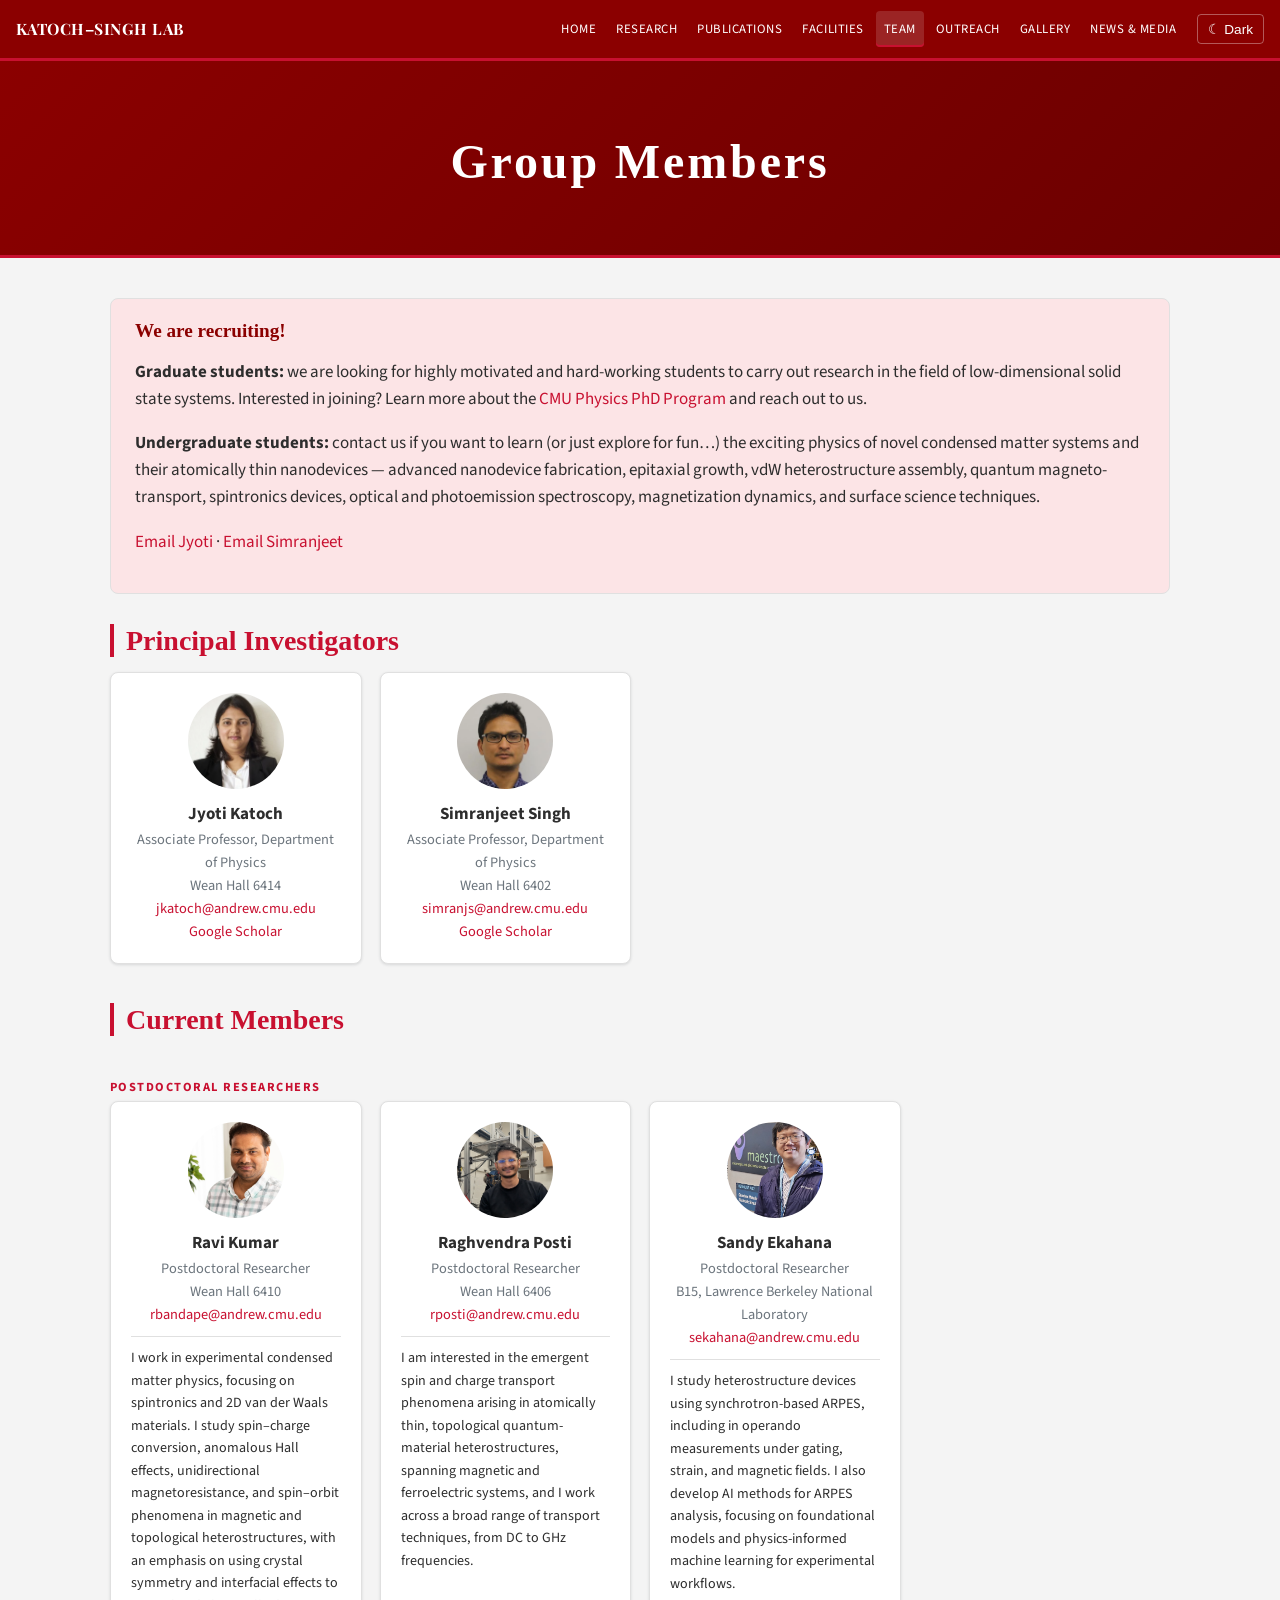
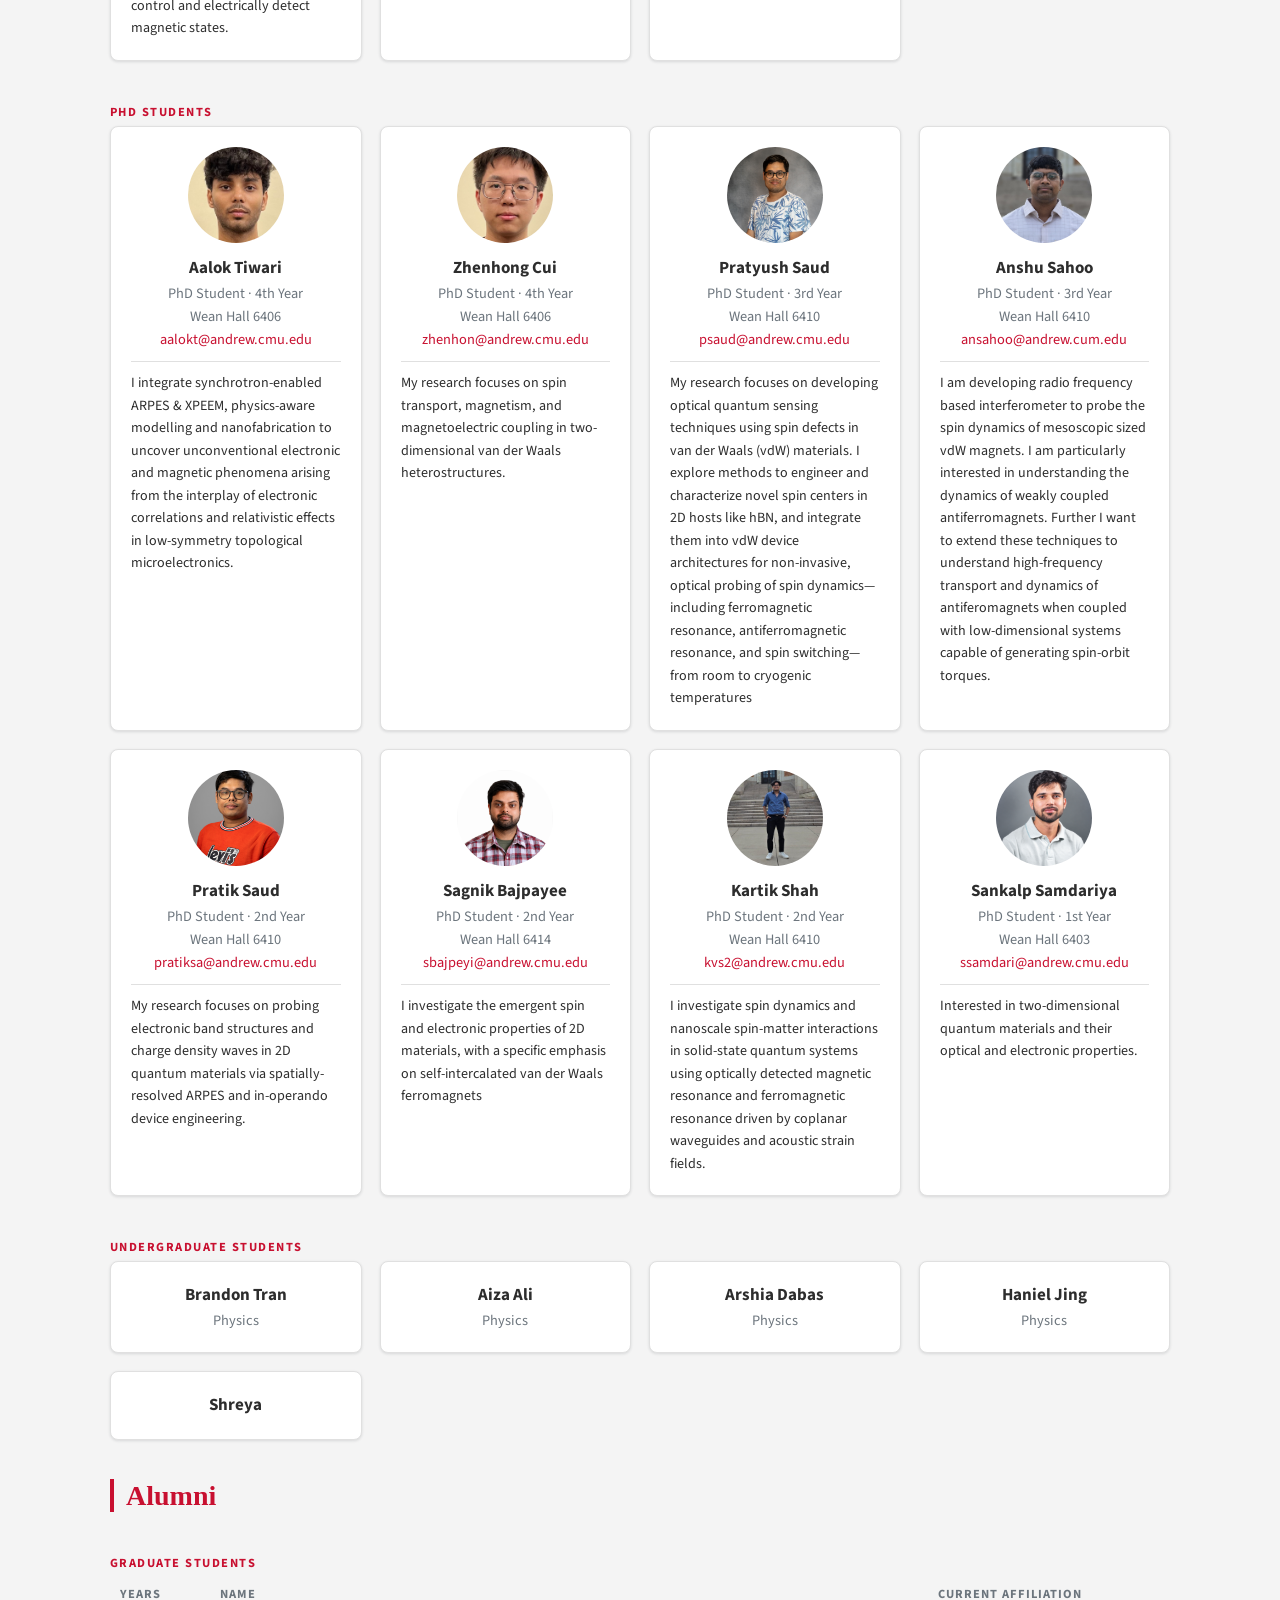
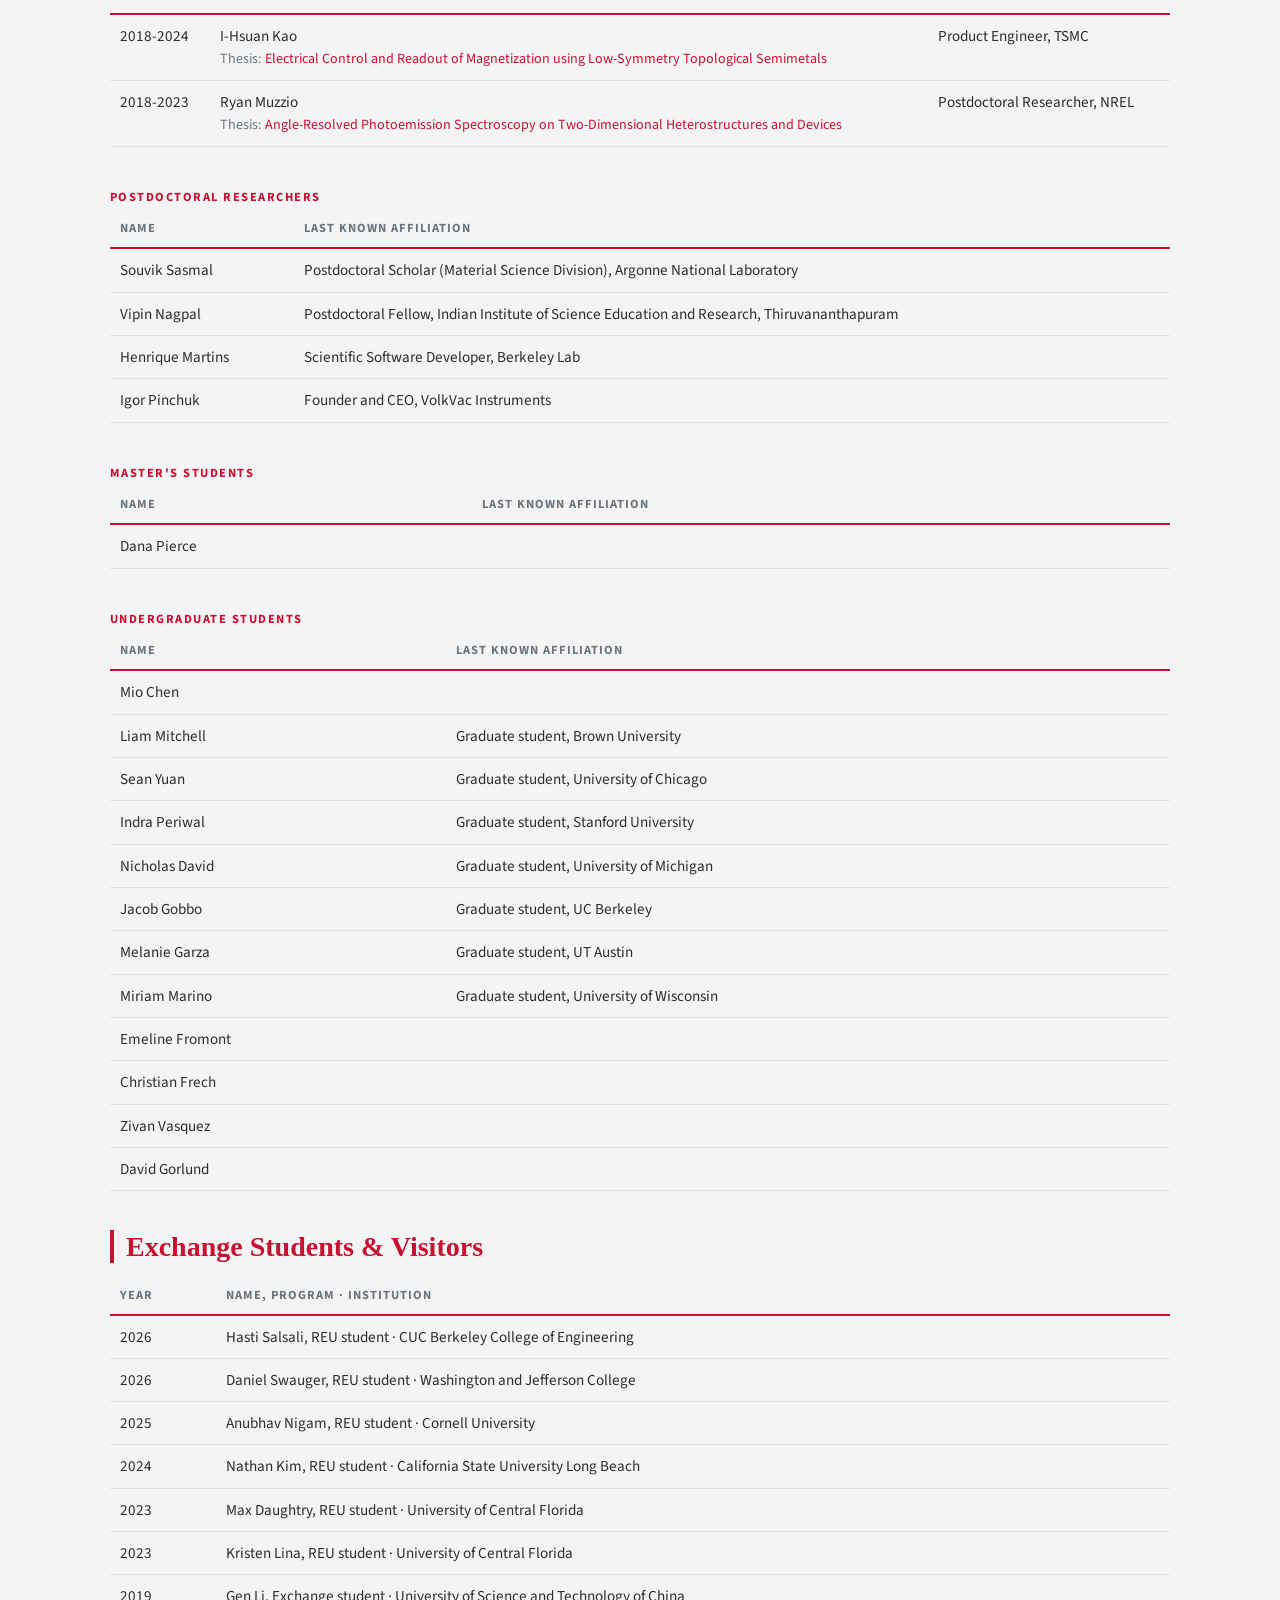
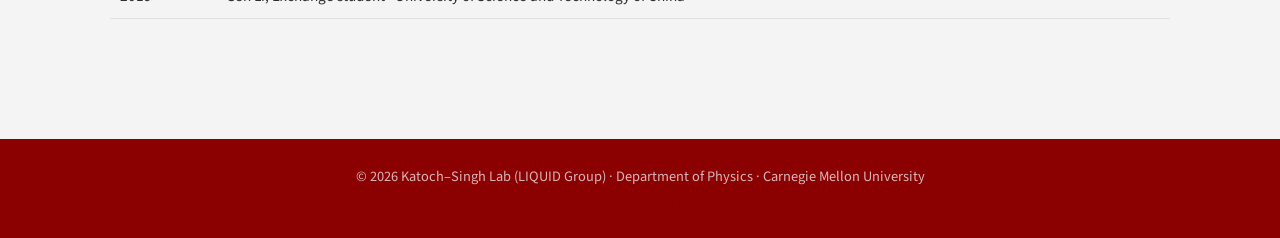
<file: team/team.html>
<!doctype html>
<html lang="en">
<head>
<meta charset="utf-8">
<meta name="viewport" content="width=device-width, initial-scale=1, viewport-fit=cover">
<title>Team — LIQUID Group</title>
<meta name="description" content="The people of the Katoch–Singh Lab: principal investigators, postdocs, graduate and undergraduate students, and alumni.">
<link rel="preconnect" href="https://fonts.googleapis.com">
<link rel="preconnect" href="https://fonts.gstatic.com" crossorigin>
<link rel="stylesheet" href="https://fonts.googleapis.com/css2?family=Playfair+Display:ital,wght@0,600;0,700;1,500&family=Source+Sans+3:ital,wght@0,400;0,600;0,700;1,400&display=swap">
<link rel="stylesheet" href="../assets/style.css?t=20261118a">
</head>
<body>
<nav class="nav" aria-label="Main">
  <div class="nav-inner">
    <a class="brand" href="../home/home.html">KATOCH–SINGH LAB</a>
    <button class="nav-btn" id="menuBtn" aria-expanded="false" aria-controls="navLinks">Menu</button>
    <div class="nav-links" id="navLinks">
        <a href="../home/home.html">Home</a>
        <a href="../research/research.html">Research</a>
        <a href="../publications/publications.html">Publications</a>
        <a href="../facilities/facilities.html">Facilities</a>
        <a href="../team/team.html" aria-current="page">Team</a>
        <a href="../outreach/outreach.html">Outreach</a>
        <a href="../gallery/displays.html">Gallery</a>
        <a href="../news_media/news_media.html">News & Media</a>
    </div>
    <button class="nav-btn" id="themeBtn" aria-label="Toggle color theme">Theme</button>
  </div>
</nav>
<header class="hero">
  <div class="wrap">
    <h1 class="page-title">Group Members</h1>
  </div>
</header>
<main class="wrap page">
  <div class="recruit">
    <h3>We are recruiting!</h3>
    <p><strong>Graduate students:</strong> we are looking for highly motivated and hard-working students to carry out
    research in the field of low-dimensional solid state systems. Interested in joining? Learn more about the <a href="https://www.cmu.edu/physics/graduate/">CMU Physics PhD Program</a> and reach out to us.</p>
    <p><strong>Undergraduate students:</strong> contact us if you want to learn (or just explore for fun…) the exciting
    physics of novel condensed matter systems and their atomically thin nanodevices — advanced nanodevice fabrication,
    epitaxial growth, vdW heterostructure assembly, quantum magneto-transport, spintronics devices, optical and
    photoemission spectroscopy, magnetization dynamics, and surface science techniques.</p>
    <p><a href="mailto:jkatoch@andrew.cmu.edu">Email Jyoti</a> · <a href="mailto:simranjs@andrew.cmu.edu">Email Simranjeet</a></p>
  </div>
  <div id="team-root"><p class="pub-note">Loading group members from <code>team/members.txt</code>…</p></div>
</main>

<footer>
  <div>© 2026 Katoch–Singh Lab (LIQUID Group) · Department of Physics · Carnegie Mellon University</div>
  <div style="font-size: 0.8rem; color: var(--navy); margin-top: 4px;">Created by <a href="https://aaloktrii.github.io/" style="color: var(--navy); text-decoration: none;">Aalok Tiwari</a></div>
</footer>
<script src="../assets/site.js?t=20261118a"></script>
</body>
</html>
</file>
<file: assets/style.css>
/* LIQUID Group — site stylesheet
   Light/dark follows the device (prefers-color-scheme); the toggle in the nav overrides it.
   All colors come from the tokens below — edit tokens, not components. */

:root {
  --bg: #f4f4f4;
  --surface: #ffffff;
  --ink: #2d2d2d;
  --muted: #6C757D;
  --line: #e0e0e0;
  --accent: #C81030;        /* CMU Tartan Red */
  --accent-soft: #fce4e6;   /* Light red */
  --navy: #8B0000;          /* Dark red for Architect theme */
  --navy-ink: #ffffff;
  --band: #f4f4f4;          /* Light gray */
  --band-ink: #2d2d2d;
  --shadow: 0 1px 3px rgba(20, 24, 35, 0.12);
}
:root:not([data-theme="light"]) { }
@media (prefers-color-scheme: dark) {
  :root:not([data-theme="light"]) {
    --bg: #13161d;
    --surface: #1b202b;
    --ink: #e7e9ef;
    --muted: #adb5bd;
    --line: #2b3140;
    --accent: #ff4757;        /* Brighter red for dark mode */
    --accent-soft: #33221f;
    --band: #232a3b;
    --band-ink: #dfe3ec;
    --shadow: 0 1px 3px rgba(0, 0, 0, 0.4);
  }
}
:root[data-theme="dark"] {
  --bg: #13161d;
  --surface: #1b202b;
  --ink: #e7e9ef;
  --muted: #adb5bd;
  --line: #2b3140;
  --accent: #ff4757;        /* Brighter red for dark mode */
  --accent-soft: #33221f;
  --band: #232a3b;
  --band-ink: #dfe3ec;
  --shadow: 0 1px 3px rgba(0, 0, 0, 0.4);
}

* { box-sizing: border-box; }
html { scroll-behavior: smooth; }
body {
  margin: 0;
  background: var(--bg);
  color: var(--ink);
  font-family: "Source Sans 3", "Segoe UI", system-ui, sans-serif;
  font-size: 17px;
  line-height: 1.6;
  text-align: left;
}
img { max-width: 100%; }
a { color: var(--accent); text-decoration: none; }
a:hover { text-decoration: underline; }
a:focus-visible, button:focus-visible { outline: 2px solid var(--accent); outline-offset: 2px; }

h1, h2, h3 { font-family: Georgia, "Times New Roman", serif; line-height: 1.2; text-wrap: balance; text-align: left; font-weight: 600; }
h2 { font-size: 1.75rem; margin: 2.4rem 0 0.9rem; color: #C81030; border-left: 4px solid #C81030; padding-left: 12px; text-align: left; }
h3 { font-size: 1.2rem; margin: 1.4rem 0 0.5rem; color: #8B0000; }

.wrap { max-width: 1100px; margin: 0 auto; padding-inline: 20px; }
.prose { max-width: 46rem; }

/* ---------- navigation ---------- */
.nav {
  position: sticky; top: env(safe-area-inset-top, 0px); z-index: 50;
  background: var(--navy); color: var(--navy-ink);
  border-bottom: 3px solid var(--accent);
}
.nav-inner { max-width: 1280px; margin: 0 auto; padding: 0 16px; display: flex; align-items: center; gap: 12px; min-height: 58px; }
.brand { font-family: "Playfair Display", Georgia, serif; font-weight: 700; font-size: 0.98rem; letter-spacing: 0.03em; color: var(--navy-ink); white-space: nowrap; }
@media (max-width: 480px) { .brand { font-size: 0.82rem; } }
.brand:hover { text-decoration: none; }
.brand .dot { color: var(--accent); }
.nav-links { display: flex; gap: 4px; margin-left: auto; flex-wrap: wrap; }
.nav-links a {
  color: var(--navy-ink); font-size: 0.8rem; letter-spacing: 0.04em; text-transform: uppercase;
  padding: 8px 8px; border-radius: 4px; white-space: nowrap;
}
.nav-links a:hover { background: rgba(255,255,255,0.1); text-decoration: none; }
.nav-links a[aria-current="page"] { background: rgba(255,255,255,0.14); box-shadow: inset 0 -2px 0 var(--accent); }
.nav-btn {
  background: none; border: 1px solid rgba(255,255,255,0.35); color: var(--navy-ink);
  border-radius: 4px; padding: 6px 10px; cursor: pointer; font-size: 0.85rem;
}
#menuBtn { display: none; margin-left: auto; }
@media (max-width: 900px) {
  #menuBtn { display: inline-block; }
  .nav-links {
    display: none; position: absolute; top: 100%; left: 0; right: 0;
    background: var(--navy); flex-direction: column; padding: 8px 16px 14px; gap: 2px;
    border-bottom: 3px solid var(--accent);
  }
  .nav-links.open { display: flex; }
  .nav-links a { padding: 10px 8px; }
}

/* ---------- heroes ---------- */
.hero {
  background: linear-gradient(135deg, #8B0000 0%, #6B0000 100%);
  color: var(--navy-ink);
  text-align: center !important;
  padding: 72px 20px 64px;
  border-bottom: 3px solid #C81030;
}
.hero-home { padding: 96px 20px 84px; }
.hero h1 {
  font-size: clamp(2.6rem, 7vw, 4.6rem); margin: 0; letter-spacing: 0.22em;
  font-weight: 700; text-indent: 0.22em; text-align: center;
}
.hero .rule { width: 180px; height: 2px; background: var(--accent); margin: 22px auto; border: 0; }
.hero .tagline {
  font-family: "Source Sans 3", "Segoe UI", system-ui, sans-serif; font-style: normal;
  font-size: clamp(0.95rem, 2.5vw, 1.3rem); margin: 0 auto; max-width: 100ch; font-weight: 400;
}
@media (min-width: 1024px) {
  .hero .tagline { white-space: nowrap; }
}
.hero .tagline b { color: #FFFFFF; font-weight: 600; }
.hero .page-title { font-size: clamp(2rem, 5vw, 3rem); letter-spacing: 0.06em; text-indent: 0; }
.hero .sub { color: rgba(242, 243, 246, 0.8); margin: 14px auto 0; max-width: 60ch; }

/* ---------- home sections ---------- */
.band { background: var(--band); color: var(--band-ink); padding: 44px 20px; }
.band .wrap p { font-size: 1.2rem; line-height: 1.75; max-width: 52rem; margin: 0 auto; text-align: center !important; }

.home-grid { display: grid; grid-template-columns: 1.15fr 0.85fr; gap: 36px; padding-block: 44px; }
@media (max-width: 820px) { .home-grid { grid-template-columns: 1fr; } }

.snapshot {
  border: 1px solid var(--line); border-radius: 8px; overflow: hidden; background: var(--surface); box-shadow: var(--shadow); display: flex; flex-direction: column; height: 550px;
}
.snapshot .ph { aspect-ratio: 16/10; }
.snapshot figcaption { padding: 12px 16px; color: var(--muted); font-size: 0.92rem; border-top: 1px solid var(--line); }
.snapshot .gal-link { padding: 0 16px 14px; font-size: 0.85rem; letter-spacing: 0.06em; text-transform: uppercase; }

.news-list { list-style: none; margin: 0; padding: 0; }
.news-list li { padding: 12px 0 12px 18px; border-bottom: 1px solid var(--line); position: relative; }
.news-list li::before { content: ""; position: absolute; left: 0; top: 21px; width: 7px; height: 7px; border-radius: 50%; background: var(--accent); }
.news-list .when { color: var(--muted); font-size: 0.85rem; margin-left: 6px; white-space: nowrap; }

.spotlight {
  margin-top: 20px; padding: 14px 16px; border-left: 3px solid var(--accent);
  background: var(--accent-soft); border-radius: 0 6px 6px 0; font-size: 0.95rem;
}
.spotlight .label { display: block; text-transform: uppercase; letter-spacing: 0.08em; font-size: 0.72rem; color: var(--muted); margin-bottom: 4px; }

.funding { background: color-mix(in srgb, var(--surface) 60%, var(--bg) 40%); border-top: 1px solid var(--line); padding-block: 44px; }
.funding h2 { margin-top: 0; }
.logo-row { display: flex; flex-wrap: wrap; gap: 14px; align-items: center; justify-content: flex-start; }
.logo-row a { display: inline-flex; align-items: center; gap: 10px; border: 0; background: transparent; border-radius: 0; padding: 0; color: var(--ink); font-weight: 400; font-size: 0.9rem; }
.logo-row img { height: 72px; width: auto; max-width: none; flex: none; object-fit: contain; display: block; }  /* never stretch: keep each logo's own proportions */
.logo-row a:hover { text-decoration: none; opacity: 0.8; }

.funding-separator { width: 60px; height: 2px; background: var(--accent); margin: 24px 0; }

.cmu-info { margin-top: 28px; padding-top: 24px; }
.cmu-info p { color: var(--ink); font-size: 1rem; }
.cmu-info address { color: var(--muted); font-style: normal; line-height: 1.7; font-size: 0.9rem; }

.address { color: var(--muted); font-style: normal; line-height: 1.7; }

.snapshot-image { width: 100%; height: 380px; object-fit: cover; border-radius: 8px; display: block; flex-shrink: 0; }

/* ---------- generic content pages ---------- */
.page { padding-block: 40px 64px; }
.eyebrow { text-transform: uppercase; letter-spacing: 0.12em; font-size: 0.78rem; color: var(--accent); font-weight: 700; margin: 2.6rem 0 0.2rem; }
.eyebrow:first-child { margin-top: 0; }

.card-grid { display: grid; grid-template-columns: repeat(auto-fill, minmax(280px, 1fr)); gap: 18px; }
.card {
  background: var(--surface); border: 1px solid var(--line); border-radius: 8px;
  padding: 20px; box-shadow: var(--shadow); display: flex; flex-direction: column; height: 100%;
}
.card h3 { margin-top: 0; margin-bottom: 10px; line-height: 1.3; }
.card p { margin: 0; flex-grow: 1; font-size: 0.95rem; line-height: 1.5; color: var(--ink); }
.card img { width: 100%; height: auto; border-radius: 4px; display: block; margin-bottom: 12px; object-fit: cover; }

/* research */
.thrust { display: grid; grid-template-columns: 1fr 260px; gap: 24px; background: var(--surface); border: 1px solid var(--line); border-radius: 8px; padding: 24px; margin-bottom: 18px; box-shadow: var(--shadow); }
@media (max-width: 760px) { .thrust { grid-template-columns: 1fr; } }
.thrust h3 { margin-top: 0; }
.thrust .fig { border: 1px dashed var(--line); border-radius: 6px; display: flex; align-items: center; justify-content: center; color: var(--muted); font-size: 0.85rem; text-align: center; padding: 12px; min-height: 160px; background: var(--bg); }
.thrust .fig img { border-radius: 4px; }
.tags { display: flex; flex-wrap: wrap; gap: 6px; margin-top: 12px; }
.tags span { font-size: 0.76rem; letter-spacing: 0.03em; background: var(--accent-soft); color: var(--accent); border-radius: 999px; padding: 3px 10px; font-weight: 600; }
.pi-tabs { display: flex; gap: 8px; margin: 8px 0 26px; flex-wrap: wrap; }
.pi-tabs button {
  font: inherit; font-weight: 600; padding: 9px 18px; border-radius: 999px; cursor: pointer;
  border: 1px solid var(--line); background: var(--surface); color: var(--ink);
}
.pi-tabs button[aria-selected="true"] { background: var(--accent); border-color: var(--accent); color: #fff; }

/* publications */
.pub { display: block; padding: 16px 0; border-bottom: 1px solid var(--line); }
.pub .title { font-weight: 700; }
.pub .authors { color: var(--muted); font-size: 0.93rem; }
.pub .venue { font-size: 0.93rem; font-style: italic; }
.pub-link { color: var(--accent); text-decoration: none; }
.pub-link:hover { text-decoration: underline; }
.year-head { font-family: "Playfair Display", Georgia, serif; font-size: 1.5rem; margin: 2.2rem 0 0.2rem; padding-bottom: 4px; border-bottom: 2px solid var(--accent); display: inline-block; }
.pub-note { color: var(--muted); font-size: 0.9rem; }

/* team */
.member-grid { display: grid; grid-template-columns: repeat(auto-fill, minmax(215px, 1fr)); gap: 18px; }
.member { background: var(--surface); border: 1px solid var(--line); border-radius: 8px; padding: 20px; text-align: center; box-shadow: var(--shadow); }
.member .avatar {
  width: 96px; height: 96px; border-radius: 50%; margin: 0 auto 12px; overflow: hidden;
  display: flex; align-items: center; justify-content: center;
  background: var(--band); color: var(--band-ink);
  font-family: "Playfair Display", Georgia, serif; font-size: 1.7rem; font-weight: 700;
}
.member .avatar img { width: 100%; height: 100%; object-fit: cover; }
.member .nm { font-weight: 700; }
.member .nm a { color: inherit; }           /* quiet link on names that have a website */
.member .role, .member .meta { color: var(--muted); font-size: 0.9rem; }
.member .meta a { color: var(--accent); }
.member .stmt { font-size: 0.88rem; text-align: left; margin-top: 10px; padding-top: 10px; border-top: 1px solid var(--line); }
.recruit { background: var(--accent-soft); border: 1px solid var(--line); border-radius: 8px; padding: 20px 24px; margin-bottom: 30px; }
.recruit h3 { margin-top: 0; }

.alum-table { width: 100%; border-collapse: collapse; font-size: 0.95rem; }
.alum-table th { text-align: left; font-size: 0.78rem; text-transform: uppercase; letter-spacing: 0.08em; color: var(--muted); padding: 8px 10px; border-bottom: 2px solid var(--accent); }
.alum-table td { padding: 9px 10px; border-bottom: 1px solid var(--line); vertical-align: top; }
.alum-table .thesis { color: var(--muted); font-size: 0.88rem; }
.table-scroll { overflow-x: auto; }

/* outreach & news timeline */
.timeline { list-style: none; margin: 0; padding: 0 0 0 18px; border-left: 2px solid var(--line); }
.timeline > li { position: relative; padding: 0 0 22px 18px; }
.timeline > li::before { content: ""; position: absolute; left: -6px; top: 8px; width: 10px; height: 10px; border-radius: 50%; background: var(--accent); }
.timeline .yr { font-family: "Playfair Display", Georgia, serif; font-size: 1.35rem; font-weight: 700; }
.timeline ul { margin: 8px 0 0; padding-left: 18px; }
.timeline ul li { margin-bottom: 6px; }
.timeline .d { color: var(--muted); font-size: 0.85rem; margin-right: 6px; font-variant-numeric: tabular-nums; }

/* gallery */
.gal-grid { display: grid; grid-template-columns: repeat(auto-fill, minmax(280px, 1fr)); gap: 16px; }
.gal-item { background: var(--surface); border: 1px solid var(--line); border-radius: 8px; overflow: hidden; box-shadow: var(--shadow); display: flex; flex-direction: column; height: 100%; }
.gal-item .ph { aspect-ratio: 16/10; }
.gal-item .ph img { object-position: 50% 15%; }  /* keep heads in frame on portrait photos */
.gal-item figcaption { padding: 12px 14px; font-size: 0.88rem; color: var(--muted); flex-grow: 1; }
.gal-item figcaption .y { color: var(--accent); font-weight: 700; margin-right: 6px; }

/* outreach gallery within timeline */
.outreach-gallery-wrapper { position: relative; margin-top: 12px; }
.outreach-gallery { display: flex; gap: 12px; overflow: hidden; padding: 0; margin: 0; scroll-behavior: smooth; }
.outreach-gallery-scroll { overflow-x: hidden; position: relative; }
.outreach-item { margin: 0; background: var(--surface); border: 1px solid var(--line); border-radius: 6px; overflow: hidden; flex: 0 0 calc(20% - 10px); min-width: 180px; }
.outreach-item img { width: 100%; aspect-ratio: 4/3; object-fit: cover; display: block; }
.outreach-item figcaption { padding: 8px 10px; font-size: 0.8rem; color: var(--muted); line-height: 1.3; }
.outreach-nav { position: absolute; top: 50%; transform: translateY(-50%); background: rgba(0,0,0,0.6); border: none; color: white; width: 36px; height: 36px; border-radius: 4px; cursor: pointer; font-size: 18px; display: flex; align-items: center; justify-content: center; z-index: 10; }
.outreach-nav:hover { background: rgba(0,0,0,0.8); }
.outreach-nav-prev { left: -48px; }
.outreach-nav-next { right: -48px; }
.outreach-nav:disabled { opacity: 0.5; cursor: not-allowed; }

.ph { /* placeholder used until a real photo is dropped in images/ */
  background:
    radial-gradient(closest-side at 65% 30%, rgba(176, 88, 70, 0.35), transparent),
    radial-gradient(closest-side at 25% 80%, rgba(90, 110, 160, 0.4), transparent),
    var(--band);
  display: flex; align-items: center; justify-content: center;
  color: var(--band-ink); font-size: 0.8rem; letter-spacing: 0.08em; text-transform: uppercase;
}
.ph img { width: 100%; height: 100%; object-fit: cover; }

.btn {
  display: inline-block; font: inherit; font-weight: 600; cursor: pointer;
  border: 1px solid var(--accent); color: var(--accent); background: none;
  border-radius: 6px; padding: 8px 18px; margin-top: 18px;
}
.btn:hover { background: var(--accent); color: #fff; text-decoration: none; }

/* facilities — photo rows, layout follows the original site */
.fac-item {
  display: grid; grid-template-columns: minmax(0, 1.05fr) minmax(0, 1fr); gap: 28px;
  background: var(--surface); border: 1px solid var(--line); border-radius: 8px;
  padding: 22px; margin: 14px 0 20px; box-shadow: var(--shadow);
}
.fac-item-text { grid-template-columns: 1fr; }
.fac-photos { display: grid; grid-template-columns: 2fr 1fr; grid-template-rows: 1fr 1fr; gap: 8px; aspect-ratio: 3 / 2; }
.fac-photo { position: relative; padding: 0; border: 0; background: var(--bg); border-radius: 6px; overflow: hidden; cursor: zoom-in; }
.fac-photo-main { grid-row: 1 / 3; }
.fac-photos .fac-photo:only-child { grid-column: 1 / 3; }
.fac-photos .fac-photo:nth-child(2):last-child { grid-row: 1 / 3; }
.fac-photo img { width: 100%; height: 100%; object-fit: cover; display: block; transition: transform 0.25s; }
.fac-photo:hover img { transform: scale(1.04); }
.fac-photo:focus-visible { outline: 3px solid var(--accent); outline-offset: 2px; }
.fac-more { position: absolute; inset: 0; display: flex; align-items: center; justify-content: center; background: rgba(0, 0, 0, 0.5); color: #fff; font-weight: 700; font-size: 0.95rem; }
.fac-label { text-transform: uppercase; letter-spacing: 0.1em; font-size: 0.72rem; font-weight: 700; color: var(--accent); margin-bottom: 4px; }
.fac-body h3 { margin: 0 0 10px; line-height: 1.3; }
.fac-body p, .fac-syn p { margin: 0 0 12px; line-height: 1.6; color: var(--ink); }
.fac-specs { margin: 4px 0 0; border-top: 1px solid var(--line); }
.fac-specs > div { display: grid; grid-template-columns: 9.5em 1fr; gap: 12px; padding: 7px 0; border-bottom: 1px solid var(--line); font-size: 0.92rem; }
.fac-specs dt { color: var(--muted); font-weight: 600; }
.fac-specs dd { margin: 0; color: var(--ink); }
.fac-groups { display: grid; grid-template-columns: repeat(auto-fit, minmax(240px, 1fr)); gap: 8px 28px; }
.fac-group-label { font-weight: 700; font-size: 0.85rem; color: var(--muted); text-transform: uppercase; letter-spacing: 0.06em; margin-bottom: 4px; }
.fac-groups ul { margin: 0; padding-left: 1.2em; line-height: 1.7; }
.fac-note { color: var(--muted); font-style: italic; font-size: 0.92rem; margin-top: 12px !important; }
.fac-intro { max-width: 780px; line-height: 1.7; color: var(--muted); margin: 0.4rem 0 1.2rem; }
.fac-syn-grid { display: grid; grid-template-columns: repeat(auto-fill, minmax(280px, 1fr)); gap: 18px; }
.fac-syn img { aspect-ratio: 16 / 9; margin: -20px -20px 16px; width: calc(100% + 40px); max-width: none; border-radius: 8px 8px 0 0; }
.fac-syn h3 { margin-bottom: 2px; }
.fac-facility { font-size: 0.78rem; font-weight: 700; letter-spacing: 0.06em; text-transform: uppercase; color: var(--muted); margin-bottom: 10px; }
.fac-link { display: inline-block; margin-top: 12px; font-size: 0.9rem; font-weight: 600; }
@media (max-width: 760px) {
  .fac-item { grid-template-columns: 1fr; gap: 18px; padding: 16px; }
  .fac-specs > div { grid-template-columns: 8em 1fr; }
}
.coming { color: var(--muted); font-style: italic; }

/* image modal lightbox */
.modal {
  display: none; position: fixed; top: 0; left: 0; width: 100%; height: 100%;
  background: rgba(0, 0, 0, 0.8); z-index: 1000;
  align-items: center; justify-content: center;
  animation: fadeIn 0.2s ease-in-out;
}
.modal.show { display: flex; }
@keyframes fadeIn {
  from { opacity: 0; }
  to { opacity: 1; }
}
.modal-content {
  position: relative; background: var(--surface); border-radius: 12px;
  max-width: 90vw; max-height: 90vh; display: flex; flex-direction: column;
  overflow: hidden; box-shadow: 0 10px 40px rgba(0, 0, 0, 0.3);
}
.modal-close {
  position: absolute; top: 12px; right: 12px; background: rgba(0, 0, 0, 0.5);
  color: white; border: none; font-size: 32px; cursor: pointer; padding: 0;
  width: 40px; height: 40px; border-radius: 50%; display: flex;
  align-items: center; justify-content: center; z-index: 10;
  transition: background 0.2s;
}
.modal-close:hover { background: rgba(0, 0, 0, 0.7); }
.modal-image-container {
  flex: 1; display: flex; align-items: center; justify-content: center;
  overflow: hidden; background: #f0f0f0;
}
.modal-image-container img {
  max-width: 100%; max-height: calc(90vh - 70px); object-fit: contain;
}
.modal-nav {
  display: flex; align-items: center; justify-content: center; gap: 24px;
  padding: 16px 20px; background: var(--band); border-top: 1px solid var(--line);
}
.modal-btn {
  background: rgba(0, 0, 0, 0.4); color: white; border: none;
  font-size: 1.5rem; width: 36px; height: 36px; border-radius: 4px;
  cursor: pointer; display: flex; align-items: center; justify-content: center;
  transition: background 0.2s;
}
.modal-btn:hover:not(:disabled) { background: rgba(0, 0, 0, 0.6); }
.modal-btn:disabled {
  opacity: 0.4; cursor: not-allowed;
}
.modal-counter {
  font-size: 0.9rem; color: var(--muted); min-width: 60px; text-align: center;
}

/* footer */
footer { background: var(--navy); color: rgba(242, 243, 246, 0.75); margin-top: 56px; padding: 26px 20px calc(26px + env(safe-area-inset-bottom, 0px)); font-size: 0.9rem; text-align: center; }
footer a { color: rgba(242, 243, 246, 0.95); }
footer div:last-child a { color: var(--navy); }

@media (prefers-reduced-motion: reduce) {
  html { scroll-behavior: auto; }
  * { animation: none !important; transition: none !important; }
}
</file>
